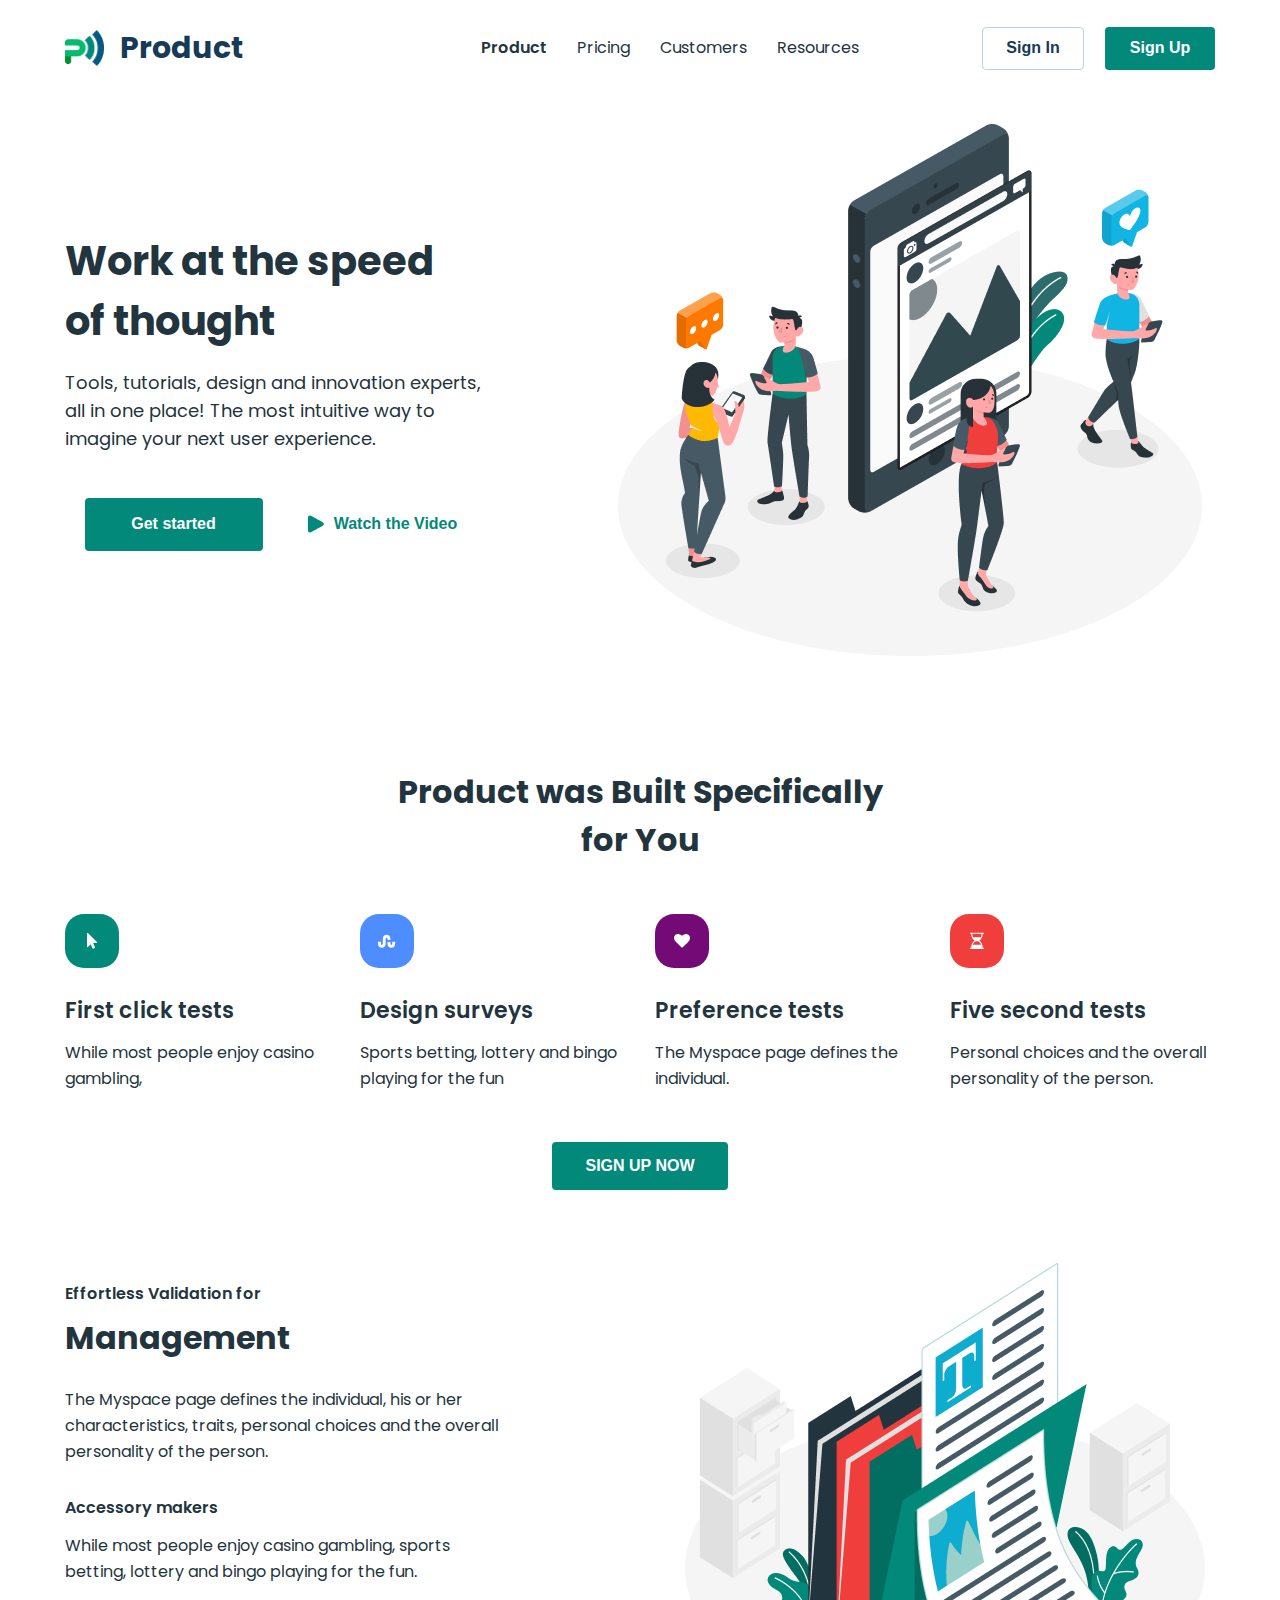
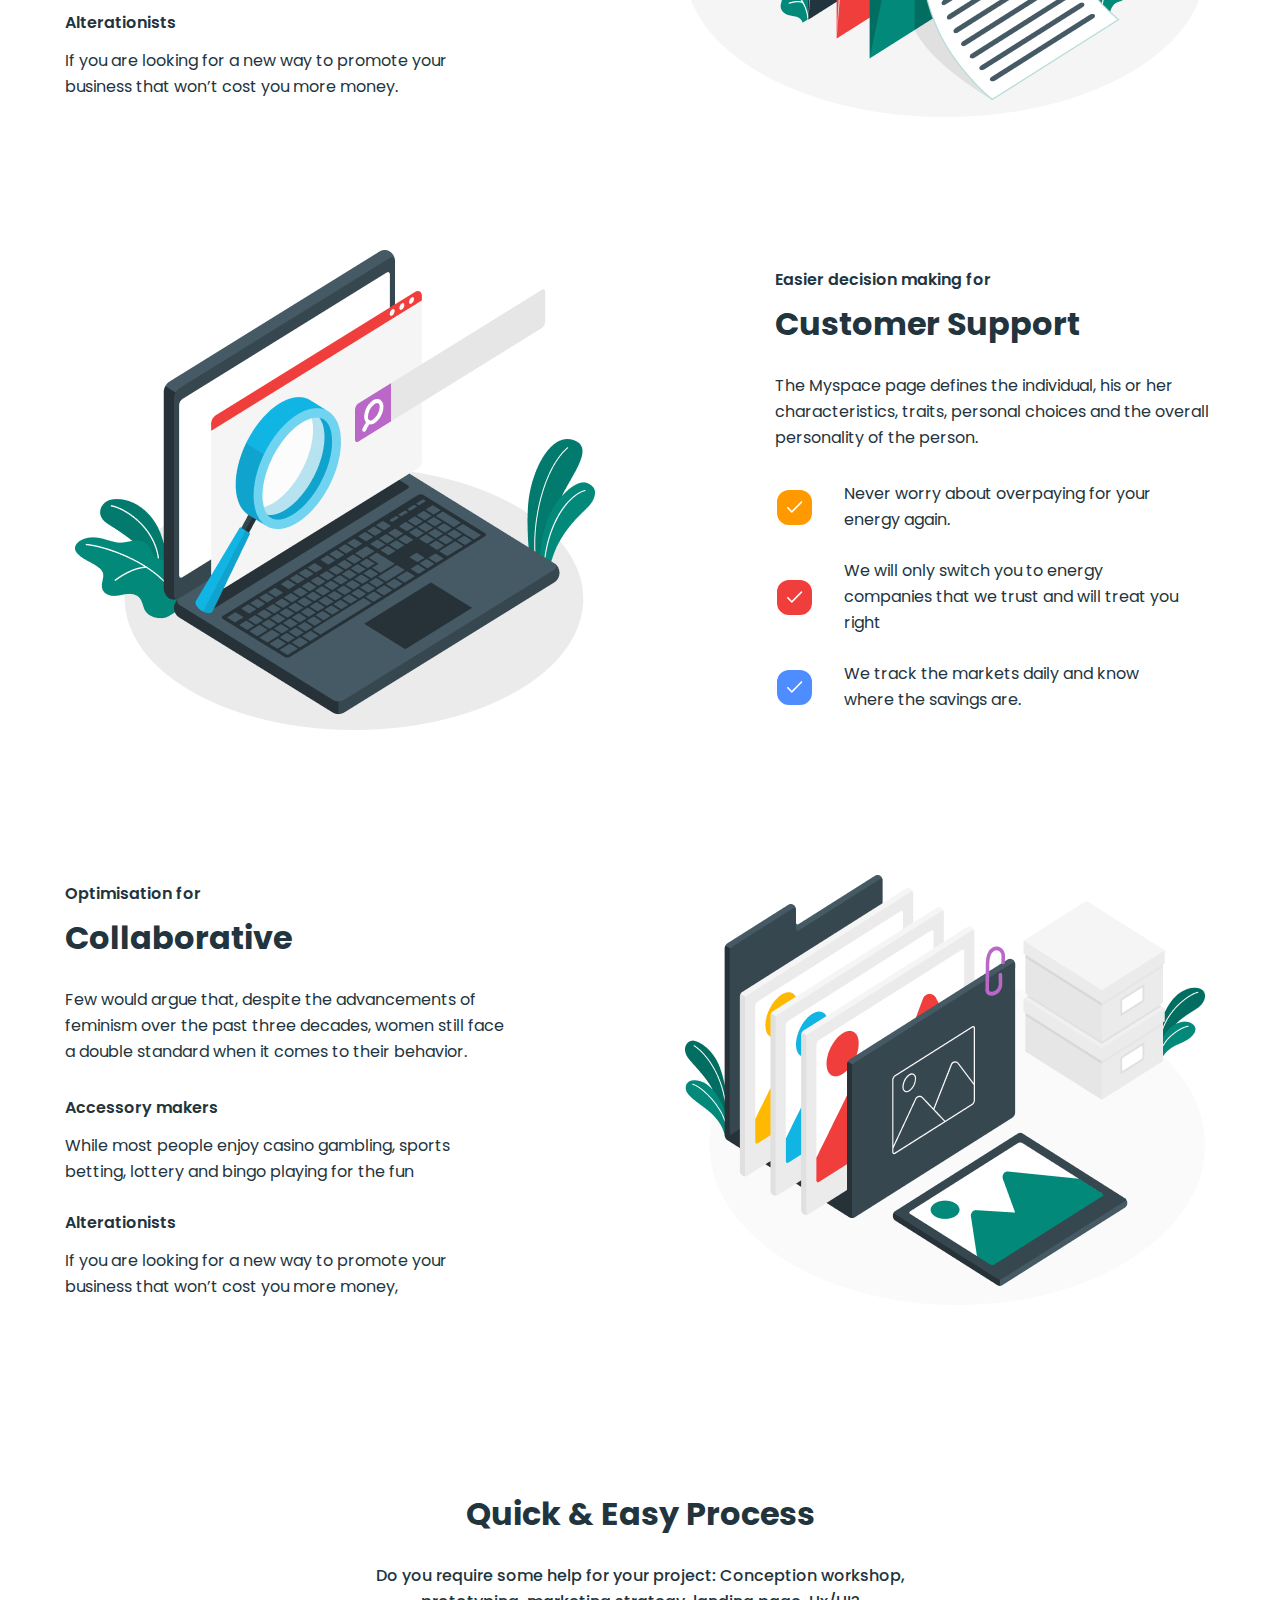
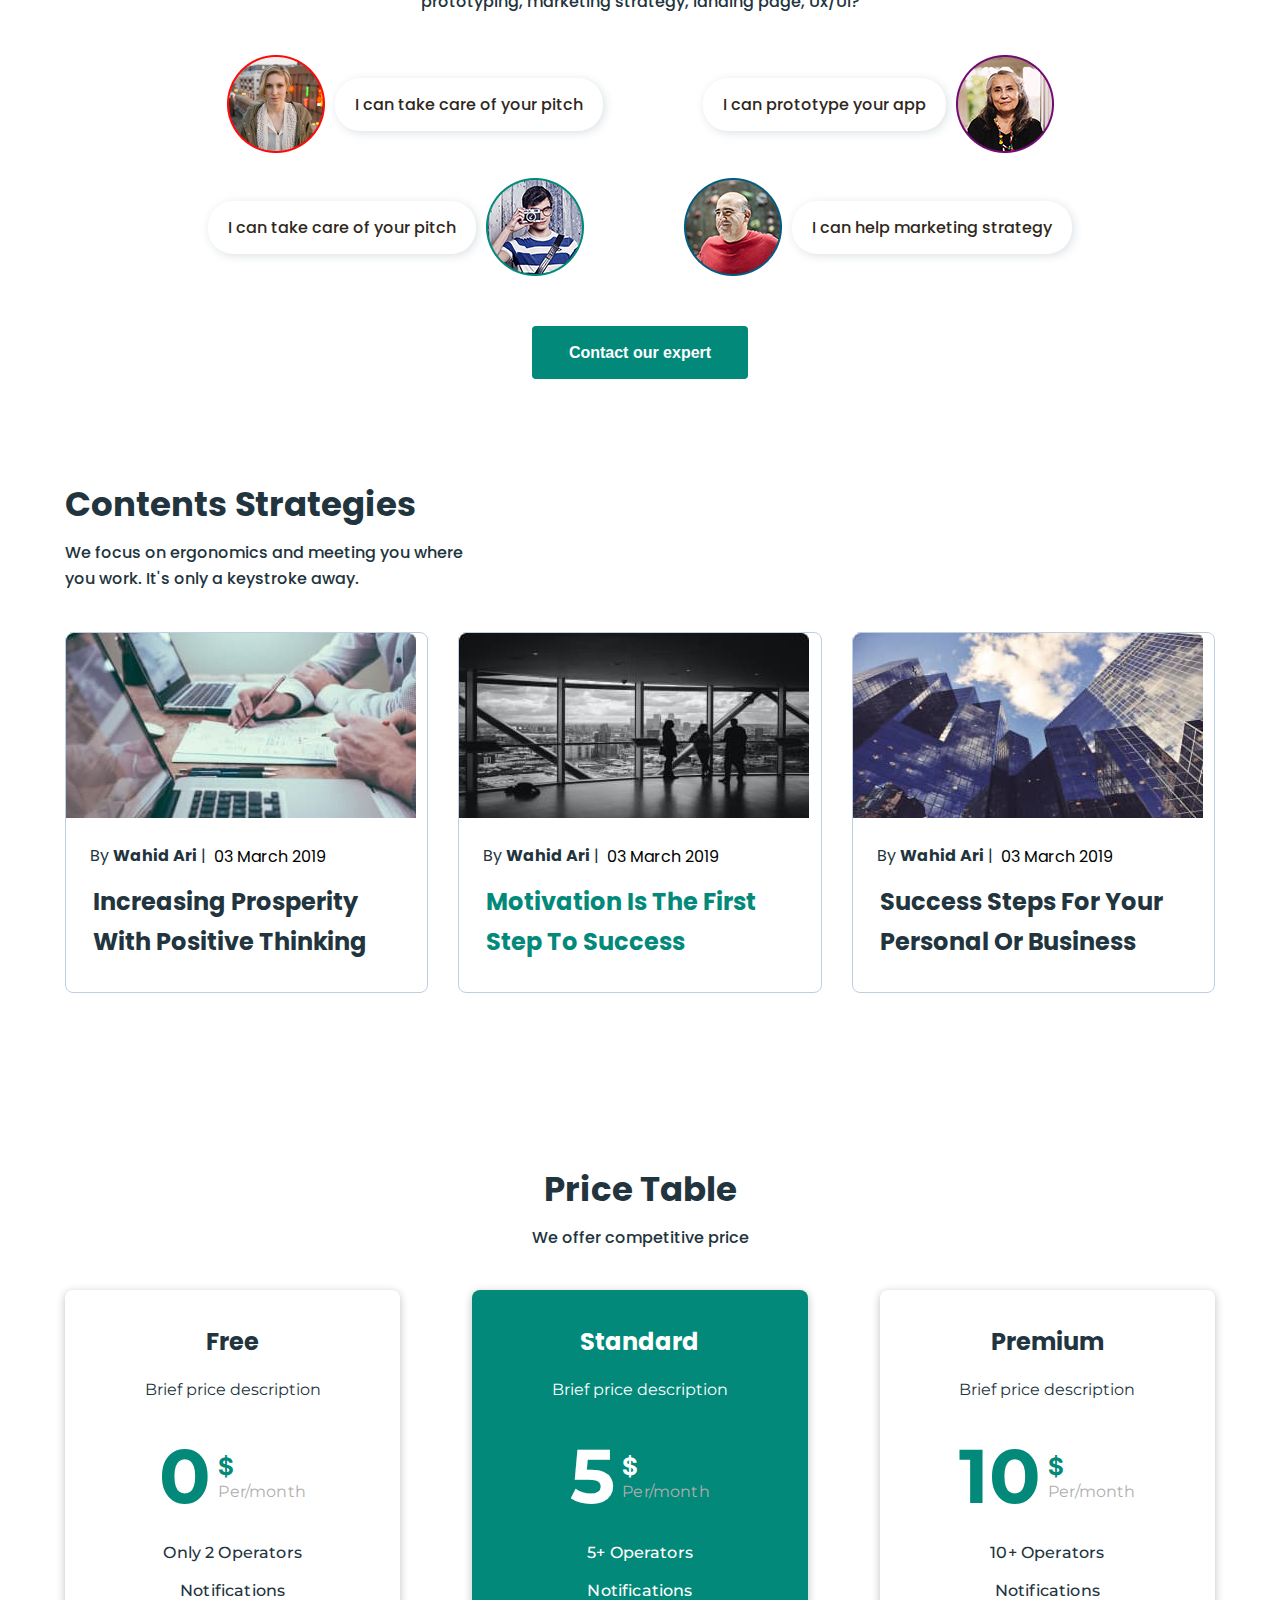
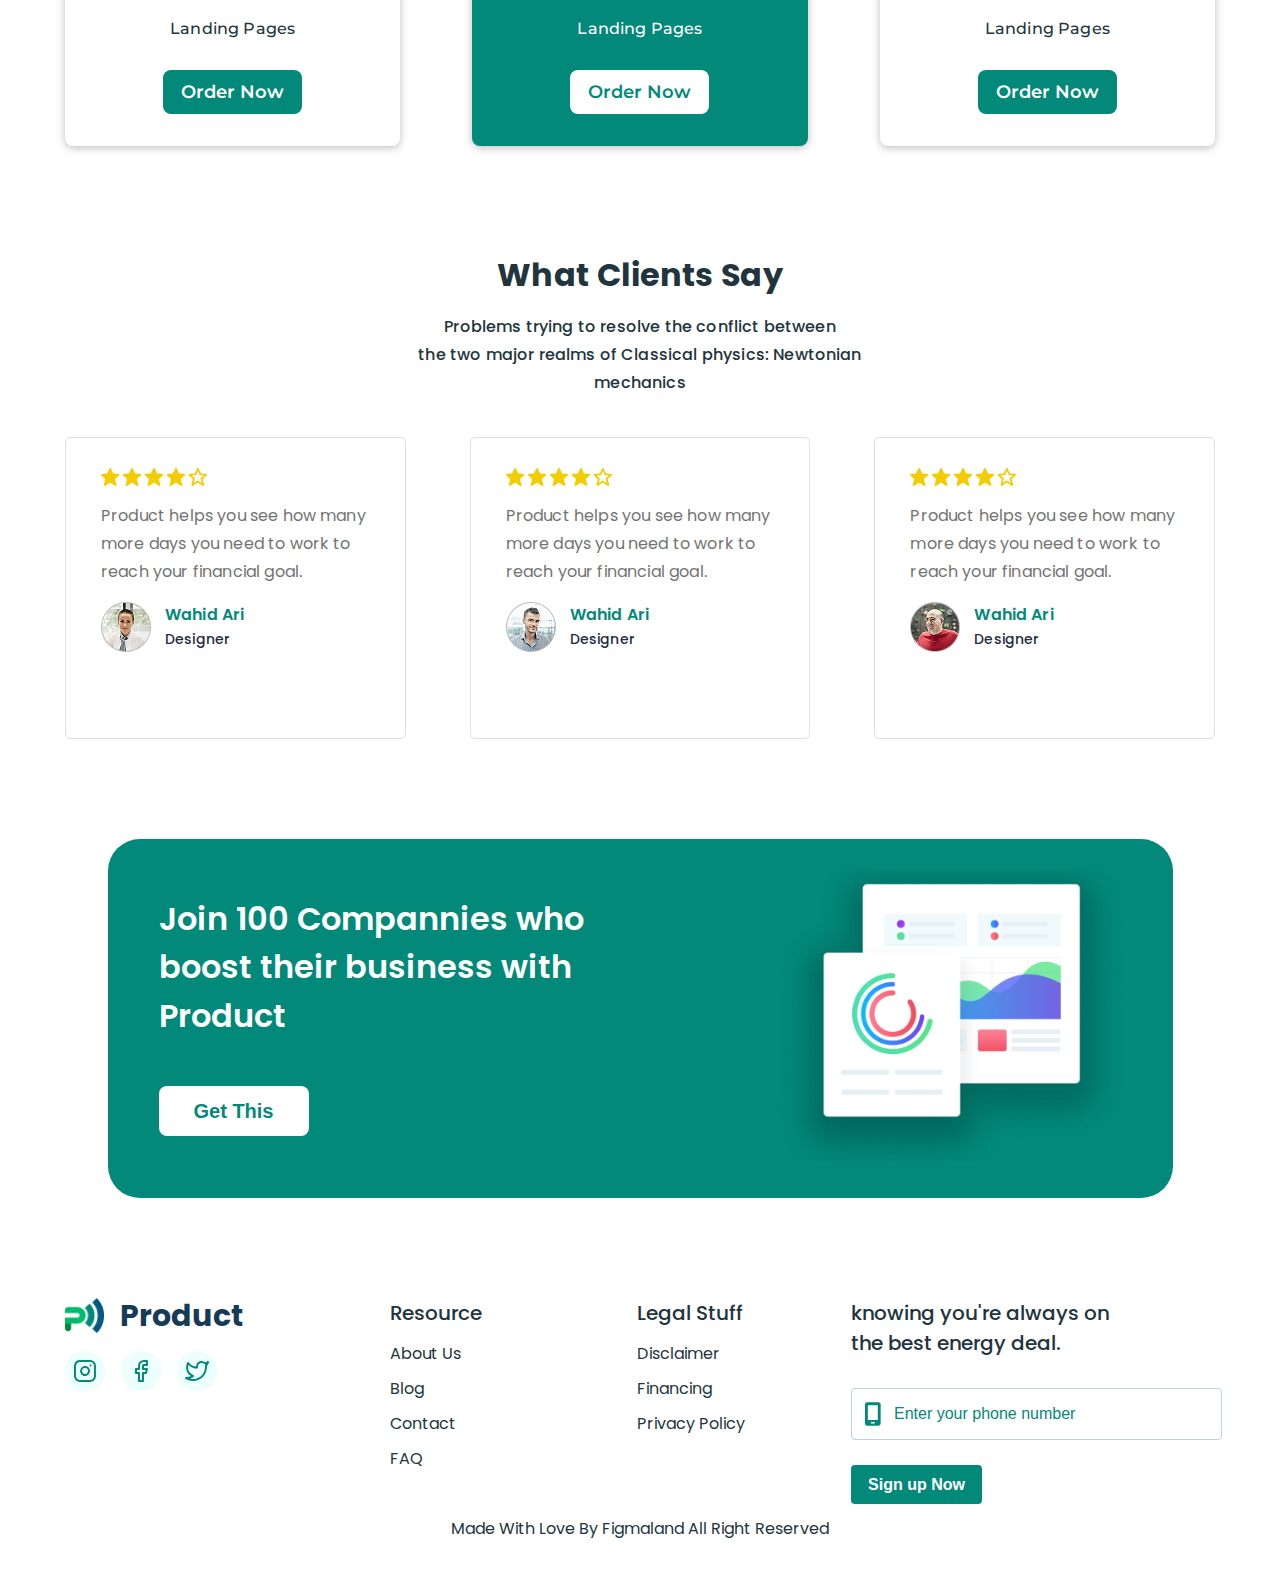
<file: index.html>
<!DOCTYPE html>
<html lang="en">
  <head>
    <meta charset="UTF-8" />
    <meta
      name="viewport"
      content="width=device-width, initial-scale=1.0"
    />
    <title>Product</title>
    <link
      rel="stylesheet"
      href="https://cdnjs.cloudflare.com/ajax/libs/modern-normalize/3.0.1/modern-normalize.min.css"
      integrity="sha512-q6WgHqiHlKyOqslT/lgBgodhd03Wp4BEqKeW6nNtlOY4quzyG3VoQKFrieaCeSnuVseNKRGpGeDU3qPmabCANg=="
      crossorigin="anonymous"
      referrerpolicy="no-referrer"
    />
    <link
      rel="preconnect"
      href="https://fonts.googleapis.com"
    />
    <link
      rel="preconnect"
      href="https://fonts.gstatic.com"
      crossorigin
    />
    <link
      href="https://fonts.googleapis.com/css2?family=Inter:wght@500;700&family=Montserrat:wght@400;500;600;700&family=Poppins:wght@400;500;600;700;800&family=Roboto:wght@400;500;700;900&display=swap"
      rel="stylesheet"
    />
    <link
      rel="stylesheet"
      href="./css/styles.css"
    />
  </head>
  <body>
    <!-- HEADER -->
    <header class="page-header">
      <div class="container header-container">
        <a
          class="logo"
          href="./index.html"
          ><img
            src="./image/main/logo.png"
            alt="Company Logo"
            width="39"
            height="36"
          />Product</a
        >
        <nav class="header-nav">
          <ul class="header-nav-list">
            <li class="header-nav-list-item">
              <a
                class="header-nav-list-link current"
                href="./index.html"
                >Product</a
              >
            </li>
            <li class="header-nav-list-item">
              <a
                class="header-nav-list-link"
                href="./pricing.html"
                >Pricing</a
              >
            </li>
            <li class="header-nav-list-item">
              <a
                class="header-nav-list-link"
                href="./customers.html"
                >Customers</a
              >
            </li>
            <li class="header-nav-list-item">
              <a
                class="header-nav-list-link"
                href=""
                >Resources</a
              >
            </li>
          </ul>
        </nav>
        <ul class="header-btn-list">
          <li class="header-btn-list-item">
            <button
              class="header-signin-btn"
              type="button"
            >
              Sign In
            </button>
          </li>
          <li class="header-btn-list-item">
            <button
              class="header-signup-btn"
              type="button"
            >
              Sign Up
            </button>
          </li>
        </ul>
      </div>
    </header>
    <main>
      <!-- INTRO SECTION -->
      <section class="intro-section">
        <div class="container intro-container">
          <div class="intro-subcontainer-one">
            <h1 class="intro-header">Work at the speed of thought</h1>
            <p class="intro-text">
              Tools, tutorials, design and innovation experts, all in one place!
              The most intuitive way to imagine your next user experience.
            </p>
            <ul class="intro-btn-list">
              <li>
                <button
                  class="intro-btn-one"
                  type="button"
                >
                  Get started
                </button>
              </li>
              <li>
                <button
                  class="intro-btn-two"
                  type="button"
                >
                  <svg
                    class="intro-btn-two-icon"
                    width="20"
                    height="18"
                  >
                    <use href="./image/main/icon.svg#icon-btn-triangle"></use>
                  </svg>
                  Watch the Video
                </button>
              </li>
            </ul>
          </div>
          <div class="intro-subcontainer-two">
            <img
              src="./image/main/intro-img.png"
              alt="People, wrapped in social network"
              width="610"
              height="555"
            />
          </div>
        </div>
      </section>
      <!-- FEATURES SECTION -->
      <section class="features-section">
        <div class="container">
          <h2 class="features-header">
            Product was Built Specifically for You
          </h2>
          <ul class="features-list">
            <li class="features-list-item">
              <div class="icon-container">
                <svg
                  class="features-list-icon"
                  width="11"
                  height="18"
                >
                  <use href="./image/main/icon.svg#icon-features-1"></use>
                </svg>
              </div>
              <h3 class="features-list-header">First click tests</h3>
              <p class="features-list-text">
                While most people enjoy casino gambling,
              </p>
            </li>
            <li class="features-list-item">
              <div class="icon-container">
                <svg
                  class="features-list-icon"
                  width="18"
                  height="18"
                >
                  <use href="./image/main/icon.svg#icon-features-2"></use>
                </svg>
              </div>
              <h3 class="features-list-header">Design surveys</h3>
              <p class="features-list-text">
                Sports betting, lottery and bingo playing for the fun
              </p>
            </li>
            <li class="features-list-item">
              <div class="icon-container">
                <svg
                  class="features-list-icon"
                  width="16"
                  height="18"
                >
                  <use href="./image/main/icon.svg#icon-features-3"></use>
                </svg>
              </div>
              <h3 class="features-list-header">Preference tests</h3>
              <p class="features-list-text">
                The Myspace page defines the individual.
              </p>
            </li>
            <li class="features-list-item">
              <div class="icon-container">
                <svg
                  class="features-list-icon"
                  width="14"
                  height="18"
                >
                  <use href="./image/main/icon.svg#icon-features-4"></use>
                </svg>
              </div>
              <h3 class="features-list-header">Five second tests</h3>
              <p class="features-list-text">
                Personal choices and the overall personality of the person.
              </p>
            </li>
          </ul>
          <button
            class="features-btn"
            type="button"
          >
            sign up now
          </button>
        </div>
      </section>
      <!-- BENEFITS SECTION -->
      <section class="benefits-section">
        <div class="container">
          <h2 class="visually-hidden">Benefits</h2>

          <ul class="benefits-list">
            <li class="benefits-list-item">
              <div class="benefits-container">
                <div class="benefits-sub-container">
                  <p class="benefits-container-main-text">
                    Effortless Validation for
                  </p>
                  <h3 class="benefits-main-header">Management</h3>
                  <p class="benefits-sub-text">
                    The Myspace page defines the individual, his or her
                    characteristics, traits, personal choices and the overall
                    personality of the person.
                  </p>
                  <ul>
                    <li>
                      <h4 class="benefits-sub-header">Accessory makers</h4>
                      <p class="benefits-sub-text-one">
                        While most people enjoy casino gambling, sports betting,
                        lottery and bingo playing for the fun.
                      </p>
                    </li>
                    <li>
                      <h4 class="benefits-sub-header">Alterationists</h4>
                      <p class="benefits-sub-text-two">
                        If you are looking for a new way to promote your
                        business that won’t cost you more money.
                      </p>
                    </li>
                  </ul>
                </div>
                <div class="benefits-image-container">
                  <img
                    src="./image/main/management-img.png"
                    alt="Documents around wardrobes"
                    width="540"
                    height="500"
                  />
                </div>
              </div>
            </li>

            <li class="benefits-list-item">
              <div class="benefits-container">
                <div class="benefits-img-container">
                  <img
                    src="./image/main/support-img.png"
                    alt="Laptom with search process"
                    width="540"
                    height="500"
                  />
                </div>

                <div class="benefits-sub-container">
                  <p class="benefits-container-main-text">
                    Easier decision making for
                  </p>
                  <h3 class="benefits-main-header">Customer Support</h3>
                  <p class="benefits-sub-text">
                    The Myspace page defines the individual, his or her
                    characteristics, traits, personal choices and the overall
                    personality of the person.
                  </p>
                  <ul class="icon-text-list">
                    <li class="icon-text-item">
                      <div class="support-icon-container">
                        <svg
                          class="support-icon"
                          width="16"
                          height="12"
                        >
                          <use href="./image/main/icon.svg#icon-tick"></use>
                        </svg>
                      </div>
                      <p class="benefits-support-text">
                        Never worry about overpaying for your energy again.
                      </p>
                    </li>
                    <li class="icon-text-item">
                      <div class="support-icon-container">
                        <svg
                          class="support-icon"
                          width="16"
                          height="12"
                        >
                          <use href="./image/main/icon.svg#icon-tick"></use>
                        </svg>
                      </div>
                      <p class="benefits-support-text">
                        We will only switch you to energy companies that we
                        trust and will treat you right
                      </p>
                    </li>
                    <li class="icon-text-item">
                      <div class="support-icon-container">
                        <svg
                          class="support-icon"
                          width="16"
                          height="12"
                        >
                          <use href="./image/main/icon.svg#icon-tick"></use>
                        </svg>
                      </div>
                      <p class="benefits-support-text">
                        We track the markets daily and know where the savings
                        are.
                      </p>
                    </li>
                  </ul>
                </div>
              </div>
            </li>
            <li class="benefits-list-item">
              <div class="benefits-container">
                <div class="benefits-sub-container">
                  <p class="benefits-container-main-text">Optimisation for</p>
                  <h3 class="benefits-main-header">Collaborative</h3>
                  <p class="benefits-sub-text">
                    Few would argue that, despite the advancements of feminism
                    over the past three decades, women still face a double
                    standard when it comes to their behavior.
                  </p>
                  <ul>
                    <li>
                      <h4 class="benefits-sub-header">Accessory makers</h4>
                      <p class="benefits-sub-text-one">
                        While most people enjoy casino gambling, sports betting,
                        lottery and bingo playing for the fun
                      </p>
                    </li>
                    <li>
                      <h4 class="benefits-sub-header">Alterationists</h4>
                      <p class="benefits-sub-text-two">
                        If you are looking for a new way to promote your
                        business that won’t cost you more money,
                      </p>
                    </li>
                  </ul>
                </div>
                <div class="benefits-image-container">
                  <img
                    src="./image/main/collaboration-img.png"
                    alt="Documents around wardrobes"
                    width="540"
                    height="500"
                  />
                </div>
              </div>
            </li>
          </ul>
        </div>
      </section>
      <!-- EXPERTS SECTION -->
      <section class="experts-section">
        <div class="experts-container">
          <h2 class="experts-header">Quick & Easy Process</h2>
          <p class="experts-text">
            Do you require some help for your project: Conception workshop,
            prototyping, marketing strategy, landing page, Ux/UI?
          </p>
          <ul class="experts-list">
            <div class="experts-sub-container">
              <li class="experts-list-item">
                <div class="experts-wrap">
                  <img
                    src="./image/main/avatar-1.png"
                    alt=""
                  />
                  <p class="experts-list-text">I can take care of your pitch</p>
                </div>
              </li>
              <li class="experts-list-item">
                <div class="experts-wrap">
                  <p class="experts-list-text">I can prototype your app</p>
                  <img
                    src="./image/main/avatar-2.png"
                    alt=""
                  />
                </div>
              </li>
            </div>
            <div class="experts-sub-container">
              <li class="experts-list-item">
                <div class="experts-wrap">
                  <p class="experts-list-text">I can take care of your pitch</p>
                  <img
                    src="./image/main/avatar-3.png"
                    alt=""
                  />
                </div>
              </li>
              <li class="experts-list-item">
                <div class="experts-wrap">
                  <img
                    src="./image/main/avatar-4.png"
                    alt=""
                  />
                  <p class="experts-list-text">I can help marketing strategy</p>
                </div>
              </li>
            </div>
          </ul>
          <button
            class="experts-btn"
            type="button"
          >
            Contact our expert
          </button>
        </div>
      </section>
      <!-- STRATEGIES SECTION -->
      <section class="strategies-section">
        <div class="container">
          <h2 class="strategies-header">Contents Strategies</h2>
          <p class="strategies-text">
            We focus on ergonomics and meeting you where you work. It's only a
            keystroke away.
          </p>
          <ul class="strategies-list">
            <li class="strategies-list-item">
              <img
                class="strategies-list-item-image"
                src="./image/main/news-1.jpg"
                alt="Document learing in office"
                width="350"
                height="185"
              />
              <div class="strategies-wrap">
                <p class="strategies-list-item-text">
                  By
                  <span class="strategies-list-item-bold-text">Wahid Ari</span>
                  |
                </p>
                <time
                  class="strategies-list-item-datetime"
                  datetime="2019-03-03"
                  >03 March 2019</time
                >
              </div>
              <h3 class="strategies-sub-header">
                Increasing Prosperity With Positive Thinking
              </h3>
            </li>
            <li class="strategies-list-item">
              <img
                class="strategies-list-item-image"
                src="./image/main/news-2.jpg"
                alt="People meeting in office hall"
                width="350"
                height="185"
              />
              <div class="strategies-wrap">
                <p class="strategies-list-item-text">
                  By
                  <span class="strategies-list-item-bold-text">Wahid Ari</span>
                  |
                </p>
                <time
                  class="strategies-list-item-datetime"
                  datetime="2019-03-03"
                  >03 March 2019</time
                >
              </div>
              <h3 class="strategies-sub-header">
                Motivation Is The First Step To Success
              </h3>
            </li>
            <li class="strategies-list-item">
              <img
                class="strategies-list-item-image"
                src="./image/main/news-3.jpg"
                alt="Office building photo from outside view"
                width="350"
                height="185"
              />
              <div class="strategies-wrap">
                <p class="strategies-list-item-text">
                  By
                  <span class="strategies-list-item-bold-text">Wahid Ari</span>
                  |
                </p>
                <time
                  class="strategies-list-item-datetime"
                  datetime="2019-03-03"
                  >03 March 2019</time
                >
              </div>
              <h3 class="strategies-sub-header">
                Success Steps For Your Personal Or Business
              </h3>
            </li>
          </ul>
        </div>
      </section>
      <!-- PRICING SECTION -->
      <section class="price-section">
        <div class="container">
          <h2 class="price-main-header">Price Table</h2>
          <p class="price-main-text">We offer competitive price</p>
          <ul class="price-main-list">
            <li class="price-main-list-item">
              <h3 class="price-main-list-header">Free</h3>
              <p class="price-main-list-text">Brief price description</p>
              <ul class="amount-list">
                <div class="amount-one">
                  <li class="amount-list-item">
                    <p class="amount-list-text-number">0</p>
                  </li>
                </div>
                <div class="amount-two">
                  <li class="amount-list-item">
                    <p class="amount-list-text-symbol">$</p>
                  </li>
                  <li class="amount-list-item">
                    <p class="amount-list-text-term">Per/month</p>
                  </li>
                </div>
              </ul>
              <ul class="price-sub-list">
                <li class="price-sub-list-item">
                  <p class="price-sub-list-text">Only 2 Operators</p>
                </li>
                <li class="price-sub-list-item">
                  <p class="price-sub-list-text">Notifications</p>
                </li>
                <li class="price-sub-list-item">
                  <p class="price-sub-list-text">Landing Pages</p>
                </li>
              </ul>
              <button
                class="price-btn"
                type="button"
              >
                Order Now
              </button>
            </li>
            <li class="price-main-list-item">
              <h3 class="price-main-list-header">Standard</h3>
              <p class="price-main-list-text">Brief price description</p>
              <ul class="amount-list">
                <div class="amount-one">
                  <li class="amount-list-item">
                    <p class="amount-list-text-number color-change">5</p>
                  </li>
                </div>
                <div class="amount-two">
                  <li class="amount-list-item">
                    <p class="amount-list-text-symbol color-change">$</p>
                  </li>
                  <li class="amount-list-item">
                    <p class="amount-list-text-term">Per/month</p>
                  </li>
                </div>
              </ul>
              <ul class="price-sub-list">
                <li class="price-sub-list-item">
                  <p class="price-sub-list-text">5+ Operators</p>
                </li>
                <li class="price-sub-list-item">
                  <p class="price-sub-list-text">Notifications</p>
                </li>
                <li class="price-sub-list-item">
                  <p class="price-sub-list-text">Landing Pages</p>
                </li>
              </ul>
              <button
                class="price-btn"
                type="button"
              >
                Order Now
              </button>
            </li>
            <li class="price-main-list-item">
              <h3 class="price-main-list-header">Premium</h3>
              <p class="price-main-list-text">Brief price description</p>
              <ul class="amount-list">
                <div class="amount-one">
                  <li class="amount-list-item">
                    <p class="amount-list-text-number">10</p>
                  </li>
                </div>
                <div class="amount-two">
                  <li class="amount-list-item">
                    <p class="amount-list-text-symbol">$</p>
                  </li>
                  <li class="amount-list-item">
                    <p class="amount-list-text-term">Per/month</p>
                  </li>
                </div>
              </ul>
              <ul class="price-sub-list">
                <li class="price-sub-list-item">
                  <p class="price-sub-list-text">10+ Operators</p>
                </li>
                <li class="price-sub-list-item">
                  <p class="price-sub-list-text">Notifications</p>
                </li>
                <li class="price-sub-list-item">
                  <p class="price-sub-list-text">Landing Pages</p>
                </li>
              </ul>
              <button
                class="price-btn"
                type="button"
              >
                Order Now
              </button>
            </li>
          </ul>
        </div>
      </section>
      <!-- COMMENTS SECTION -->
      <section class="comments-section">
        <div class="container">
          <h2 class="comments-main-header">What Clients Say</h2>
          <p class="comments-main-text">
            Problems trying to resolve the conflict between<br />the two major
            realms of Classical physics: Newtonian mechanics
          </p>
          <ul class="comments-list">
            <li class="comments-list-item">
              <img
                class="comments-list-rating-img"
                src="./image/main/star-group.png"
                alt="Rating with 4 starts"
                width="106"
                height="18"
              />
              <p class="comments-list-text">
                Product helps you see how many more days you need to work to
                reach your financial goal.
              </p>
              <div class="comments-list-main-wrap">
                <img
                  class="comments-list-avatar-img"
                  src="./image/main/ellipse-1.png"
                  alt="Designer avatar"
                  width="50"
                  height="50"
                />
                <div class="comments-list-sub-wrap">
                  <p class="comments-list-person-name">Wahid Ari</p>
                  <p class="comments-list-person-rank">Designer</p>
                </div>
              </div>
            </li>
            <li class="comments-list-item">
              <img
                class="comments-list-rating-img"
                src="./image/main/star-group.png"
                alt="Rating with 4 starts"
                width="106"
                height="18"
              />
              <p class="comments-list-text">
                Product helps you see how many more days you need to work to
                reach your financial goal.
              </p>
              <div class="comments-list-main-wrap">
                <img
                  class="comments-list-avatar-img"
                  src="./image/main/ellipse-2.png"
                  alt="Designer avatar"
                  width="50"
                  height="50"
                />
                <div class="comments-list-sub-wrap">
                  <p class="comments-list-person-name">Wahid Ari</p>
                  <p class="comments-list-person-rank">Designer</p>
                </div>
              </div>
            </li>
            <li class="comments-list-item">
              <img
                class="comments-list-rating-img"
                src="./image/main/star-group.png"
                alt="Rating with 4 starts"
                width="106"
                height="18"
              />
              <p class="comments-list-text">
                Product helps you see how many more days you need to work to
                reach your financial goal.
              </p>
              <div class="comments-list-main-wrap">
                <img
                  class="comments-list-avatar-img"
                  src="./image/main/ellipse-3.png"
                  alt="Designer avatar"
                  width="50"
                  height="50"
                />
                <div class="comments-list-sub-wrap">
                  <p class="comments-list-person-name">Wahid Ari</p>
                  <p class="comments-list-person-rank">Designer</p>
                </div>
              </div>
            </li>
          </ul>
        </div>
      </section>
    </main>
    <!-- FOOTER -->
    <footer class="page-footer">
      <div class="footer-container">
        <div class="footer-sub-container">
          <h2 class="footer-container-header">
            Join 100 Compannies who boost their business with Product
          </h2>
          <button
            class="footer-container-btn"
            type="button"
          >
            Get This
          </button>
        </div>
        <img
          class="footer-container-img"
          src="./image/main/screen.png"
          alt="Documnets with data analisys"
          width="351"
          height="351"
        />
      </div>
      <div class="container footer-bottom-container">
        <div class="footer-bottom-part-one">
          <a
            class="logo footer-logo"
            href="./index.html"
            ><img
              src="./image/main/logo.png"
              alt="Company Logo"
              width="39"
              height="36"
            />Product</a
          >
          <ul class="footer-soc-list">
            <li class="footer-soc-list-item">
              <a
                class="footer-soc-list-link"
                target="_blank"
                href="https://www.instagram.com"
              >
                <svg
                  class="footer-soc-icon"
                  width="24"
                  height="24"
                >
                  <use href="./image/main/icon.svg#icon-instagram"></use>
                </svg>
              </a>
            </li>
            <li class="footer-soc-list-item">
              <a
                class="footer-soc-list-link"
                target="_blank"
                href="https://www.facebook.com"
              >
                <svg
                  class="footer-soc-icon"
                  width="24"
                  height="24"
                >
                  <use href="./image/main/icon.svg#icon-facebook"></use>
                </svg>
              </a>
            </li>
            <li class="footer-soc-list-item">
              <a
                class="footer-soc-list-link"
                target="_blank"
                href="https://twitter.com"
              >
                <svg
                  class="footer-soc-icon"
                  width="24"
                  height="24"
                >
                  <use href="./image/main/icon.svg#icon-twitter"></use>
                </svg>
              </a>
            </li>
          </ul>
        </div>
        <div class="footer-bottom-part-two">
          <h2 class="footer-bottom-part-two-header">Resource</h2>
          <ul class="footer-bootom-part-two-list">
            <li class="footer-bootom-part-two-item">
              <a
                class="footer-bootom-part-two-link"
                href=""
                >About Us</a
              >
            </li>
            <li class="footer-bootom-part-two-item">
              <a
                class="footer-bootom-part-two-link"
                href=""
                >Blog</a
              >
            </li>
            <li class="footer-bootom-part-two-item">
              <a
                class="footer-bootom-part-two-link"
                href=""
                >Contact</a
              >
            </li>
            <li class="footer-bootom-part-two-item">
              <a
                class="footer-bootom-part-two-link"
                href=""
                >FAQ</a
              >
            </li>
          </ul>
        </div>
        <div class="footer-bottom-part-three">
          <h2 class="footer-bottom-part-three-header">Legal Stuff</h2>
          <ul class="footer-bottom-part-three-list">
            <li class="footer-bottom-part-three-item">
              <a
                class="footer-bottom-part-three-link"
                href=""
                >Disclaimer</a
              >
            </li>
            <li class="footer-bottom-part-three-item">
              <a
                class="footer-bottom-part-three-link"
                href=""
                >Financing</a
              >
            </li>
            <li class="footer-bottom-part-three-item">
              <a
                class="footer-bottom-part-three-link"
                href=""
                >Privacy Policy</a
              >
            </li>
          </ul>
        </div>
        <div class="footer-bottom-part-four">
          <p class="footer-bottom-part-four-text">
            knowing you're always on the best energy deal.
          </p>
          <form class="footer-form">
            <label class="footer-form-label">
              <svg
                class="footer-form-icon"
                width="18"
                height="28"
              >
                <use href="./image/main/icon.svg#icon-mobile-screen"></use>
              </svg>
              <input
                class="footer-form-input"
                type="tel"
                name="user_tel"
                placeholder="Enter your phone number"
              />
            </label>
            <button
              class="footer-form-btn"
              type="submit"
            >
              Sign up Now
            </button>
          </form>
        </div>
      </div>
      <p class="footer-bottom-text">
        Made With Love By Figmaland All Right Reserved
      </p>
    </footer>
  </body>
  <!-- <div class="backdrop">
    <div class="modal"></div>
  </div> -->
</html>
</file>
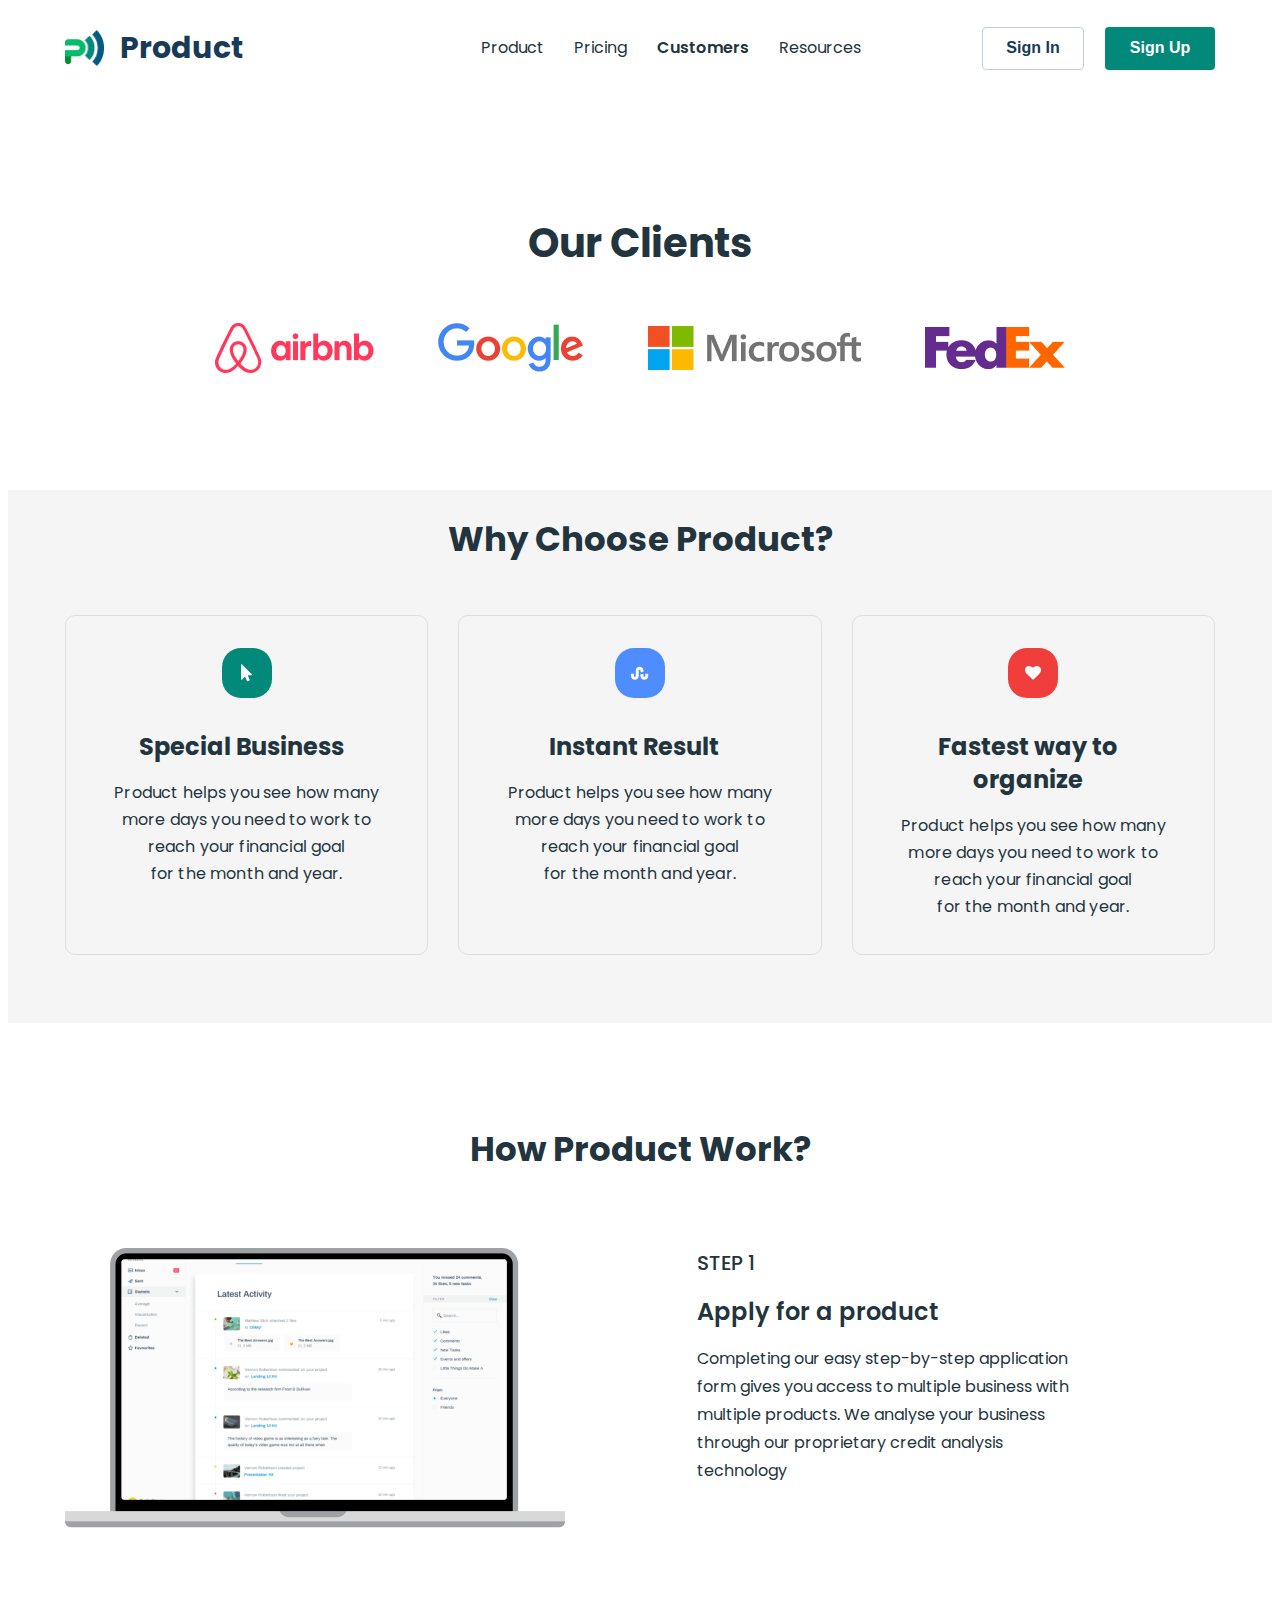
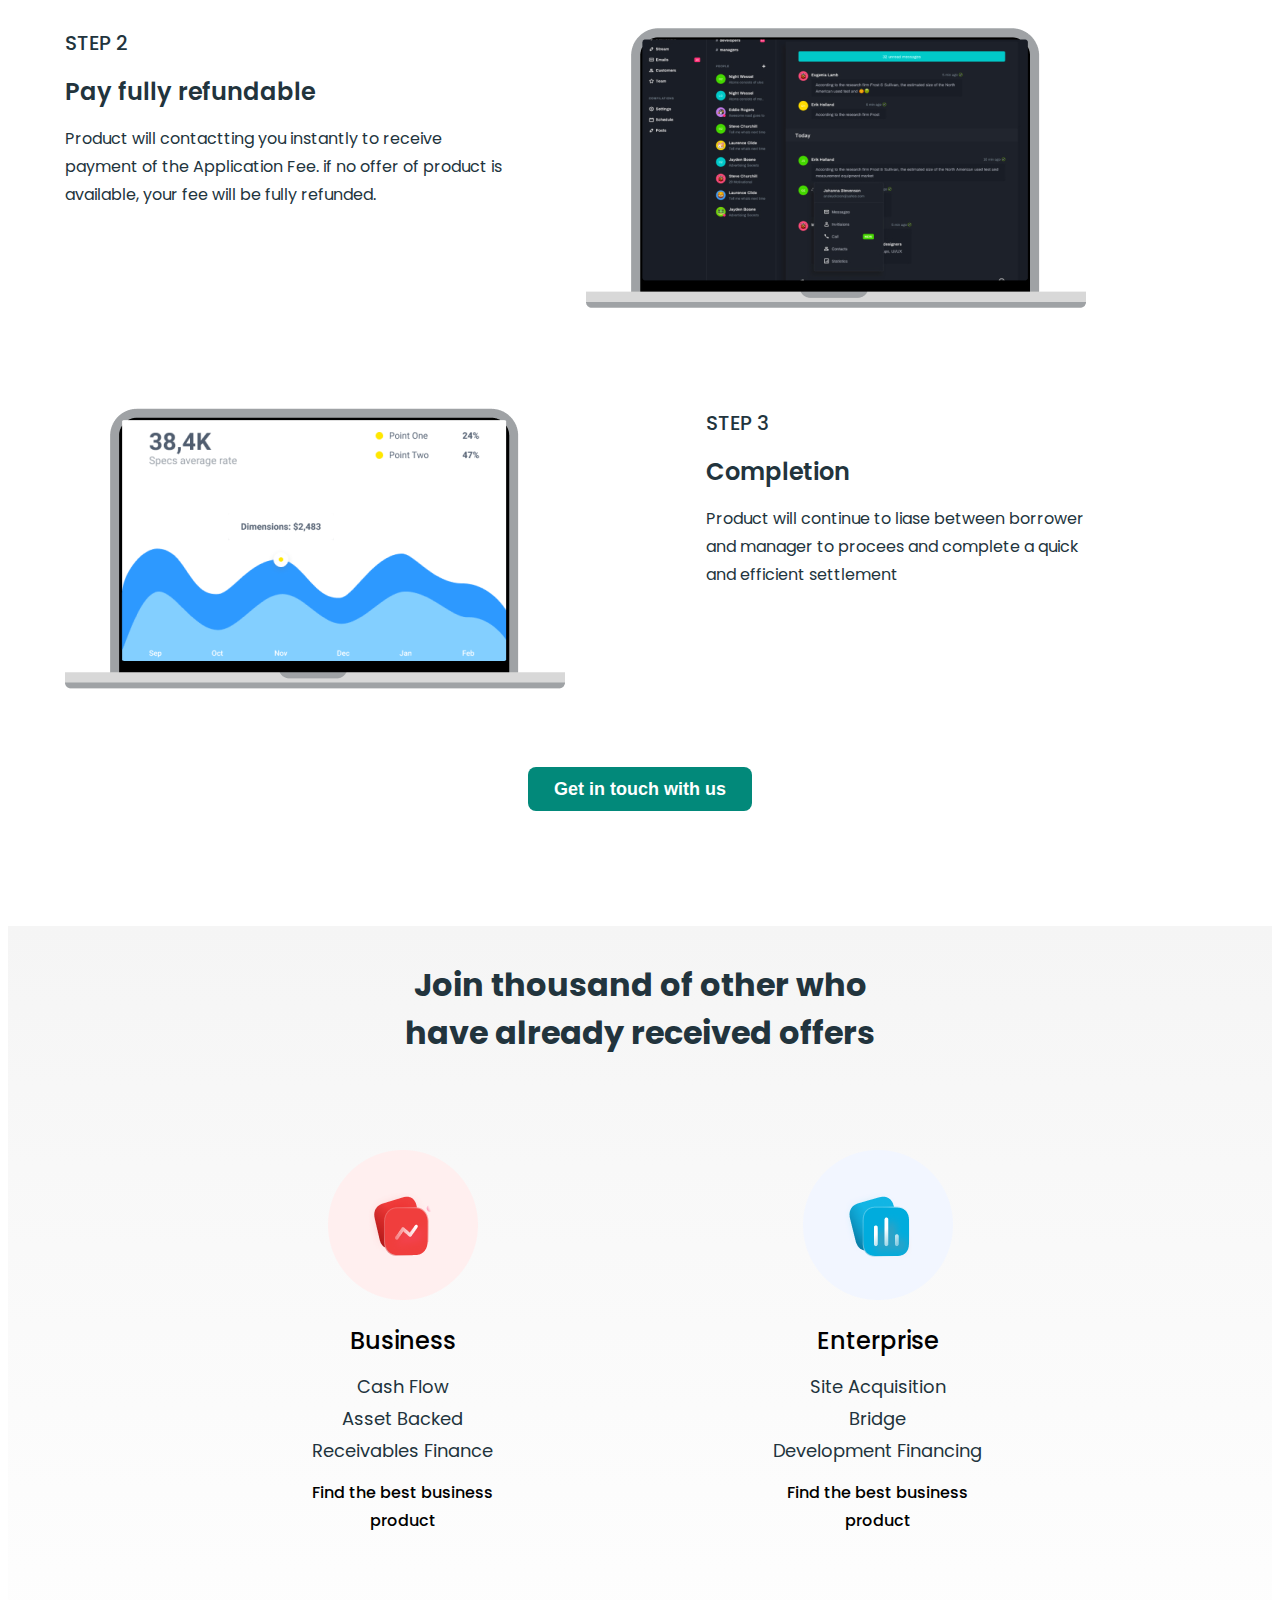
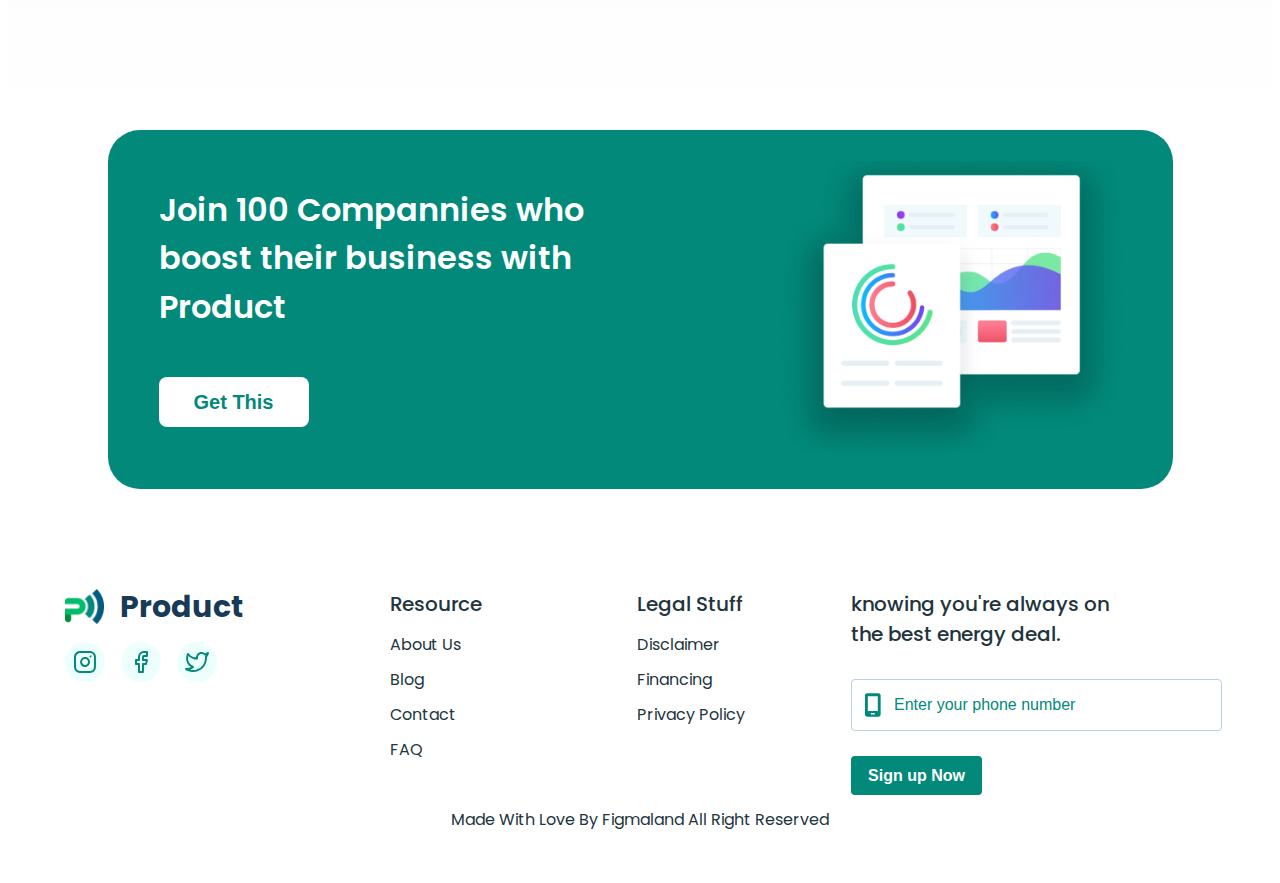
<file: customers.html>
<!DOCTYPE html>
<html lang="en">
  <head>
    <meta charset="UTF-8" />
    <meta
      name="viewport"
      content="width=device-width, initial-scale=1.0"
    />
    <title>Customers</title>
    <link
      rel="stylesheet"
      href="https://cdnjs.cloudflare.com/ajax/libs/modern-normalize/3.0.1/modern-normalize.min.css"
      integrity="sha512-q6WgHqiHlKyOqslT/lgBgodhd03Wp4BEqKeW6nNtlOY4quzyG3VoQKFrieaCeSnuVseNKRGpGeDU3qPmabCANg=="
      crossorigin="anonymous"
      referrerpolicy="no-referrer"
    />
    <link
      rel="preconnect"
      href="https://fonts.googleapis.com"
    />
    <link
      rel="preconnect"
      href="https://fonts.gstatic.com"
      crossorigin
    />
    <link
      href="https://fonts.googleapis.com/css2?family=Inter:opsz,wght@500;700&family=Montserrat:wght@400;500;600;700&family=Poppins:wght@400;500;600;700;800&family=Roboto:wght@400;500;700;900&display=swap"
      rel="stylesheet"
    />
    <link
      rel="stylesheet"
      href="./css/styles.css"
    />
  </head>
  <body>
    <!-- HEADER -->
    <header class="page-header">
      <div class="container header-container">
        <a
          class="logo"
          href="./index.html"
          ><img
            src="./image/main/logo.png"
            alt="Company Logo"
            width="39"
            height="36"
          />Product</a
        >
        <nav class="header-nav">
          <ul class="header-nav-list">
            <li class="header-nav-list-item">
              <a
                class="header-nav-list-link"
                href="./index.html"
                >Product</a
              >
            </li>
            <li class="header-nav-list-item">
              <a
                class="header-nav-list-link"
                href="./pricing.html"
                >Pricing</a
              >
            </li>
            <li class="header-nav-list-item">
              <a
                class="header-nav-list-link current"
                href="./customers.html"
                >Customers</a
              >
            </li>
            <li class="header-nav-list-item">
              <a
                class="header-nav-list-link"
                href=""
                >Resources</a
              >
            </li>
          </ul>
        </nav>
        <ul class="header-btn-list">
          <li class="header-btn-list-item">
            <button
              class="header-signin-btn"
              type="button"
            >
              Sign In
            </button>
          </li>
          <li class="header-btn-list-item">
            <button
              class="header-signup-btn"
              type="button"
            >
              Sign Up
            </button>
          </li>
        </ul>
      </div>
    </header>
    <main>
      <!-- CLIENTS SECTION -->
      <section class="clients-section">
        <div class="container clients-container">
          <h1 class="clients-header">Our Clients</h1>
          <ul class="clients-list">
            <li class="clients-list-item">
              <img
                class="clients-list-img"
                src="./image/customer/airbnb-logo.png"
                alt="airbnb Logo"
                width="159"
                height="50"
              />
            </li>
            <li class="clients-list-item">
              <img
                class="clients-list-img"
                src="./image/customer/google-logo.png"
                alt="Google Logo"
                width="146"
                height="50"
              />
            </li>
            <li class="clients-list-item">
              <img
                class="clients-list-img"
                src="./image/customer/microsoft-logo.png"
                alt="Microsoft Logo"
                width="213"
                height="44"
              />
            </li>
            <li class="clients-list-item">
              <img
                class="clients-list-img"
                src="./image/customer/fedex-logo.png"
                alt="FedEx Logo"
                width="140"
                height="42"
              />
            </li>
          </ul>
        </div>
      </section>
      <!-- CHOOSE SECTION -->
      <section class="choose-section">
        <div class="container">
          <h2 class="choose-header">Why Choose Product?</h2>
          <ul class="choose-list">
            <li class="choose-list-item">
              <div class="choose-list-icon-wrap">
                <svg
                  class="choose-list-icon"
                  width="12"
                  height="18"
                >
                  <use
                    href="./image/customer/customer-icon.svg#icon-choose-1"
                  ></use>
                </svg>
              </div>
              <h3 class="choose-list-header">Special Business</h3>
              <p class="choose-list-text">
                Product helps you see how many more days you need to work to<br />reach
                your financial goal<br />for the month and year.
              </p>
            </li>
            <li class="choose-list-item">
              <div class="choose-list-icon-wrap">
                <svg
                  class="choose-list-icon"
                  width="18"
                  height="18"
                >
                  <use
                    href="./image/customer/customer-icon.svg#icon-choose-2"
                  ></use>
                </svg>
              </div>
              <h3 class="choose-list-header">Instant Result</h3>
              <p class="choose-list-text">
                Product helps you see how many more days you need to work to<br />reach
                your financial goal<br />for the month and year.
              </p>
            </li>
            <li class="choose-list-item">
              <div class="choose-list-icon-wrap">
                <svg
                  class="choose-list-icon"
                  width="16"
                  height="18"
                >
                  <use
                    href="./image/customer/customer-icon.svg#icon-choose-3"
                  ></use>
                </svg>
              </div>
              <h3 class="choose-list-header">Fastest way to organize</h3>
              <p class="choose-list-text">
                Product helps you see how many more days you need to work to<br />reach
                your financial goal<br />for the month and year.
              </p>
            </li>
          </ul>
        </div>
      </section>
      <!-- EXPLANATION SECTION -->
      <section class="explanation-section">
        <div class="container">
          <h2 class="explanation-header">How Product Work?</h2>
          <ol class="explanation-list">
            <li class="explanation-list-item">
              <div class="explanation-list-img-wrap">
                <img
                  class="explanation-list-img"
                  src="./image/customer/mac-1.png"
                  alt="Activity monitored on MacBook screen"
                  width="500"
                  height="279"
                />
              </div>
              <div class="explanation-list-item-wrap">
                <p class="explanation-list-upper-text">step 1</p>
                <h3 class="explanation-list-header">Apply for a product</h3>
                <p class="explanation-list-text">
                  Completing our easy step-by-step application form gives you
                  access to multiple business with multiple products. We analyse
                  your business through our proprietary credit analysis
                  technology
                </p>
              </div>
            </li>
            <li class="explanation-list-item">
              <div class="explanation-list-item-wrap">
                <p class="explanation-list-upper-text">step 2</p>
                <h3 class="explanation-list-header">Pay fully refundable</h3>
                <p class="explanation-list-text">
                  Product will contactting you instantly to receive<br />payment
                  of the Application Fee. if no offer of product is available,
                  your fee will be fully refunded.
                </p>
              </div>
              <img
                class="explanation-list-img"
                src="./image/customer/mac-2.png"
                alt="Plans monitored on MacBook screen"
                width="500"
                height="279"
              />
            </li>
            <li class="explanation-list-item">
              <img
                class="explanation-list-img"
                src="./image/customer/mac-3.png"
                alt="Summary results monitored on MacBook screen"
                width="500"
                height="279"
              />
              <div class="explanation-list-item-wrap">
                <p class="explanation-list-upper-text">step 3</p>
                <h3 class="explanation-list-header">Completion</h3>
                <p class="explanation-list-text">
                  Product will continue to liase between borrower and manager to
                  procees and complete a quick and efficient settlement
                </p>
              </div>
            </li>
          </ol>
          <button
            class="explanation-btn"
            type="button"
          >
            Get in touch with us
          </button>
        </div>
      </section>
      <!-- INVITATION SECTION -->
      <section class="invitation-section">
        <div class="container invitation-container">
          <h2 class="visually-hidden">Join our company</h2>
          <p class="invitation-text">
            Join thousand of other who have already received offers
          </p>
          <ul class="invitation-list">
            <li class="invitation-list-item">
              <img
                class="invitation-list-img"
                src="./image/customer/placeholder-1.png"
                alt="Red diagram"
                width="150"
                height="150"
              />
              <h3 class="invitation-list-header">Business</h3>
              <ul class="invitation-sub-list">
                <li class="invitation-sub-list-item">
                  <p class="invitation-sub-list-text">Cash Flow</p>
                </li>
                <li class="invitation-sub-list-item">
                  <p class="invitation-sub-list-text">Asset Backed</p>
                </li>
                <li class="invitation-sub-list-item">
                  <p class="invitation-sub-list-text">Receivables Finance</p>
                </li>
              </ul>
              <p class="invitation-list-text">Find the best business product</p>
            </li>
            <li class="invitation-list-item">
              <img
                class="invitation-list-img"
                src="./image/customer/placeholder-2.png"
                alt="Blue diagram"
                width="150"
                height="150"
              />
              <h3 class="invitation-list-header">Enterprise</h3>
              <ul class="invitation-sub-list">
                <li class="invitation-sub-list-item">
                  <p class="invitation-sub-list-text">Site Acquisition</p>
                </li>
                <li class="invitation-sub-list-item">
                  <p class="invitation-sub-list-text">Bridge</p>
                </li>
                <li class="invitation-sub-list-item">
                  <p class="invitation-sub-list-text">Development Financing</p>
                </li>
              </ul>
              <p class="invitation-list-text">Find the best business product</p>
            </li>
          </ul>
        </div>
      </section>
    </main>
    <!-- FOOTER -->
    <footer class="page-footer customer-footer">
      <div class="footer-container">
        <div class="footer-sub-container">
          <h2 class="footer-container-header">
            Join 100 Compannies who boost their business with Product
          </h2>
          <button
            class="footer-container-btn"
            type="button"
          >
            Get This
          </button>
        </div>
        <img
          class="footer-container-img"
          src="./image/main/screen.png"
          alt="Documnets with data analisys"
          width="351"
          height="351"
        />
      </div>
      <div class="container footer-bottom-container">
        <div class="footer-bottom-part-one">
          <a
            class="logo footer-logo"
            href="./index.html"
            ><img
              src="./image/main/logo.png"
              alt="Company Logo"
              width="39"
              height="36"
            />Product</a
          >
          <ul class="footer-soc-list">
            <li class="footer-soc-list-item">
              <a
                class="footer-soc-list-link"
                target="_blank"
                href="https://www.instagram.com"
              >
                <svg
                  class="footer-soc-icon"
                  width="24"
                  height="24"
                >
                  <use href="./image/main/icon.svg#icon-instagram"></use>
                </svg>
              </a>
            </li>
            <li class="footer-soc-list-item">
              <a
                class="footer-soc-list-link"
                target="_blank"
                href="https://www.facebook.com"
              >
                <svg
                  class="footer-soc-icon"
                  width="24"
                  height="24"
                >
                  <use href="./image/main/icon.svg#icon-facebook"></use>
                </svg>
              </a>
            </li>
            <li class="footer-soc-list-item">
              <a
                class="footer-soc-list-link"
                target="_blank"
                href="https://twitter.com"
              >
                <svg
                  class="footer-soc-icon"
                  width="24"
                  height="24"
                >
                  <use href="./image/main/icon.svg#icon-twitter"></use>
                </svg>
              </a>
            </li>
          </ul>
        </div>
        <div class="footer-bottom-part-two">
          <h2 class="footer-bottom-part-two-header">Resource</h2>
          <ul class="footer-bootom-part-two-list">
            <li class="footer-bootom-part-two-item">
              <a
                class="footer-bootom-part-two-link"
                href=""
                >About Us</a
              >
            </li>
            <li class="footer-bootom-part-two-item">
              <a
                class="footer-bootom-part-two-link"
                href=""
                >Blog</a
              >
            </li>
            <li class="footer-bootom-part-two-item">
              <a
                class="footer-bootom-part-two-link"
                href=""
                >Contact</a
              >
            </li>
            <li class="footer-bootom-part-two-item">
              <a
                class="footer-bootom-part-two-link"
                href=""
                >FAQ</a
              >
            </li>
          </ul>
        </div>
        <div class="footer-bottom-part-three">
          <h2 class="footer-bottom-part-three-header">Legal Stuff</h2>
          <ul class="footer-bottom-part-three-list">
            <li class="footer-bottom-part-three-item">
              <a
                class="footer-bottom-part-three-link"
                href=""
                >Disclaimer</a
              >
            </li>
            <li class="footer-bottom-part-three-item">
              <a
                class="footer-bottom-part-three-link"
                href=""
                >Financing</a
              >
            </li>
            <li class="footer-bottom-part-three-item">
              <a
                class="footer-bottom-part-three-link"
                href=""
                >Privacy Policy</a
              >
            </li>
          </ul>
        </div>
        <div class="footer-bottom-part-four">
          <p class="footer-bottom-part-four-text">
            knowing you're always on the best energy deal.
          </p>
          <form class="footer-form">
            <label class="footer-form-label">
              <svg
                class="footer-form-icon"
                width="18"
                height="28"
              >
                <use href="./image/main/icon.svg#icon-mobile-screen"></use>
              </svg>
              <input
                class="footer-form-input"
                type="tel"
                name="user_tel"
                placeholder="Enter your phone number"
              />
            </label>
            <button
              class="footer-form-btn"
              type="submit"
            >
              Sign up Now
            </button>
          </form>
        </div>
      </div>
      <p class="footer-bottom-text">
        Made With Love By Figmaland All Right Reserved
      </p>
    </footer>
  </body>
</html>
</file>
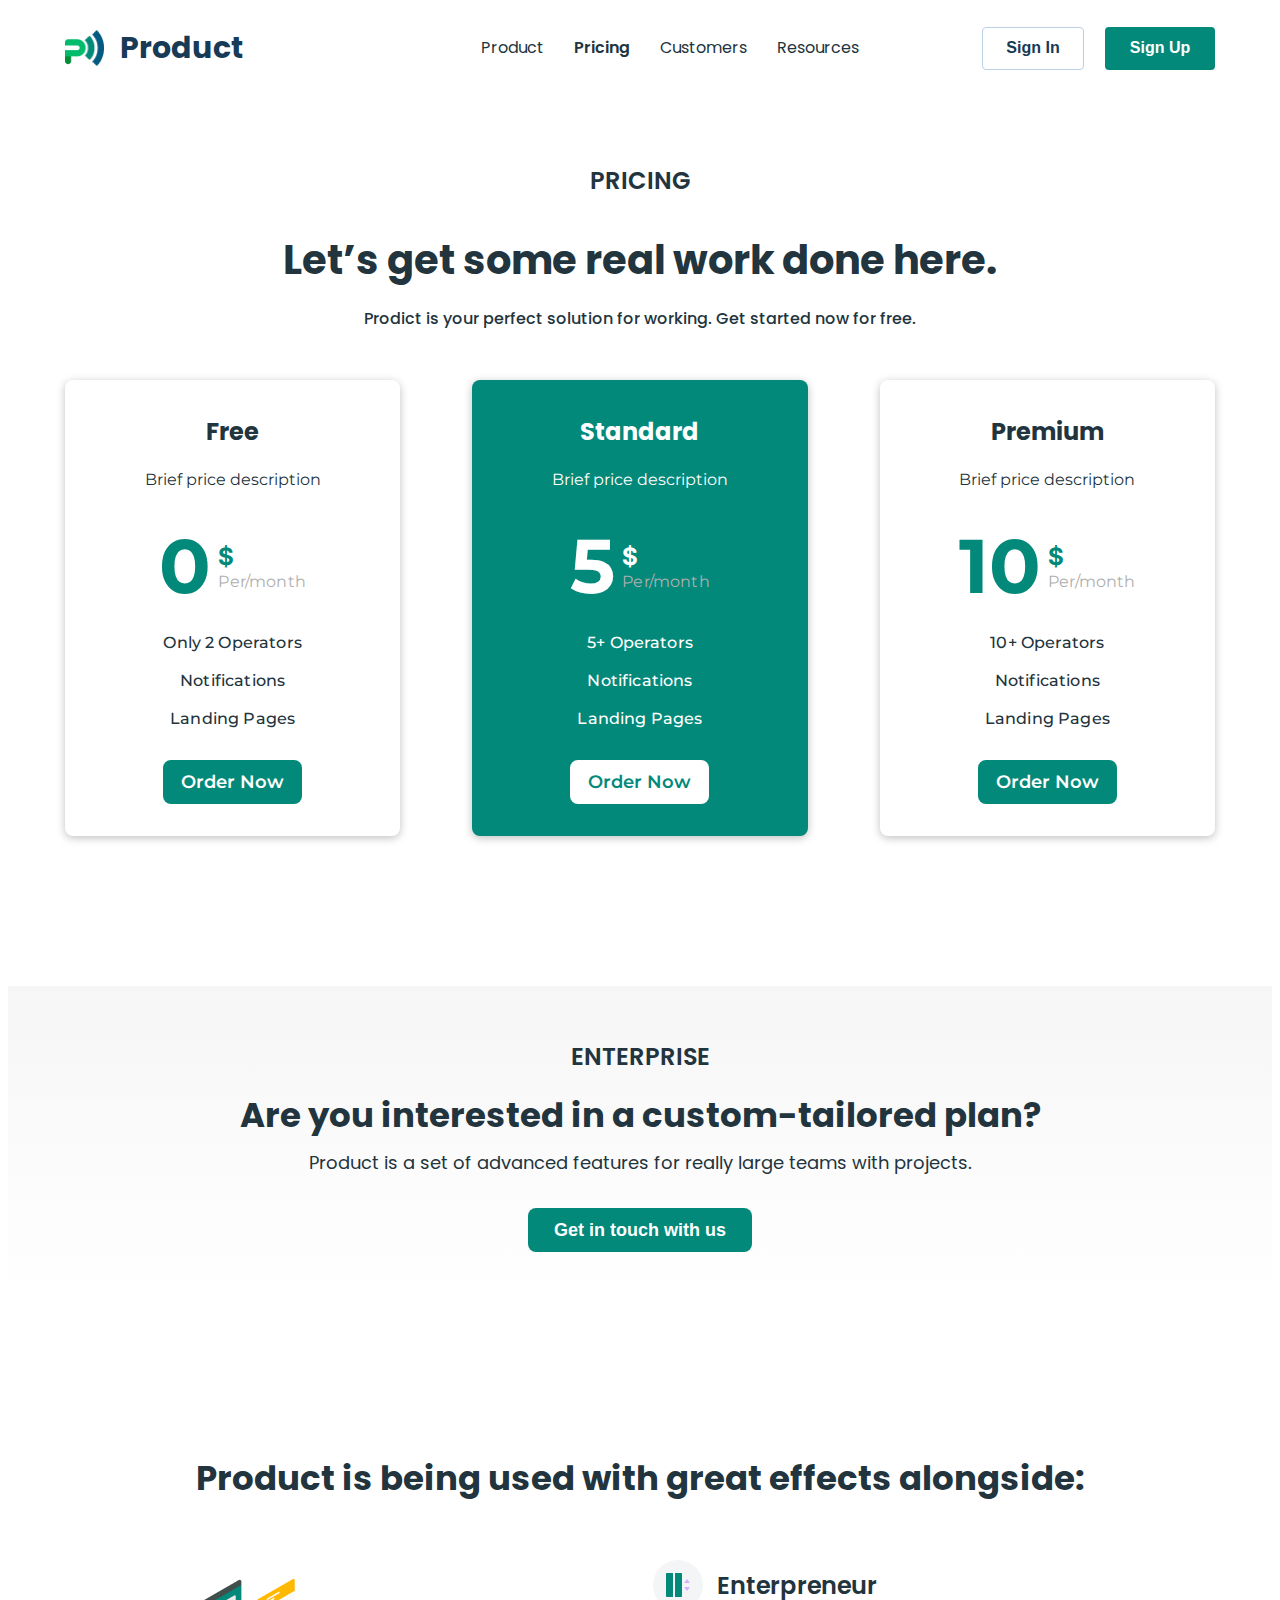
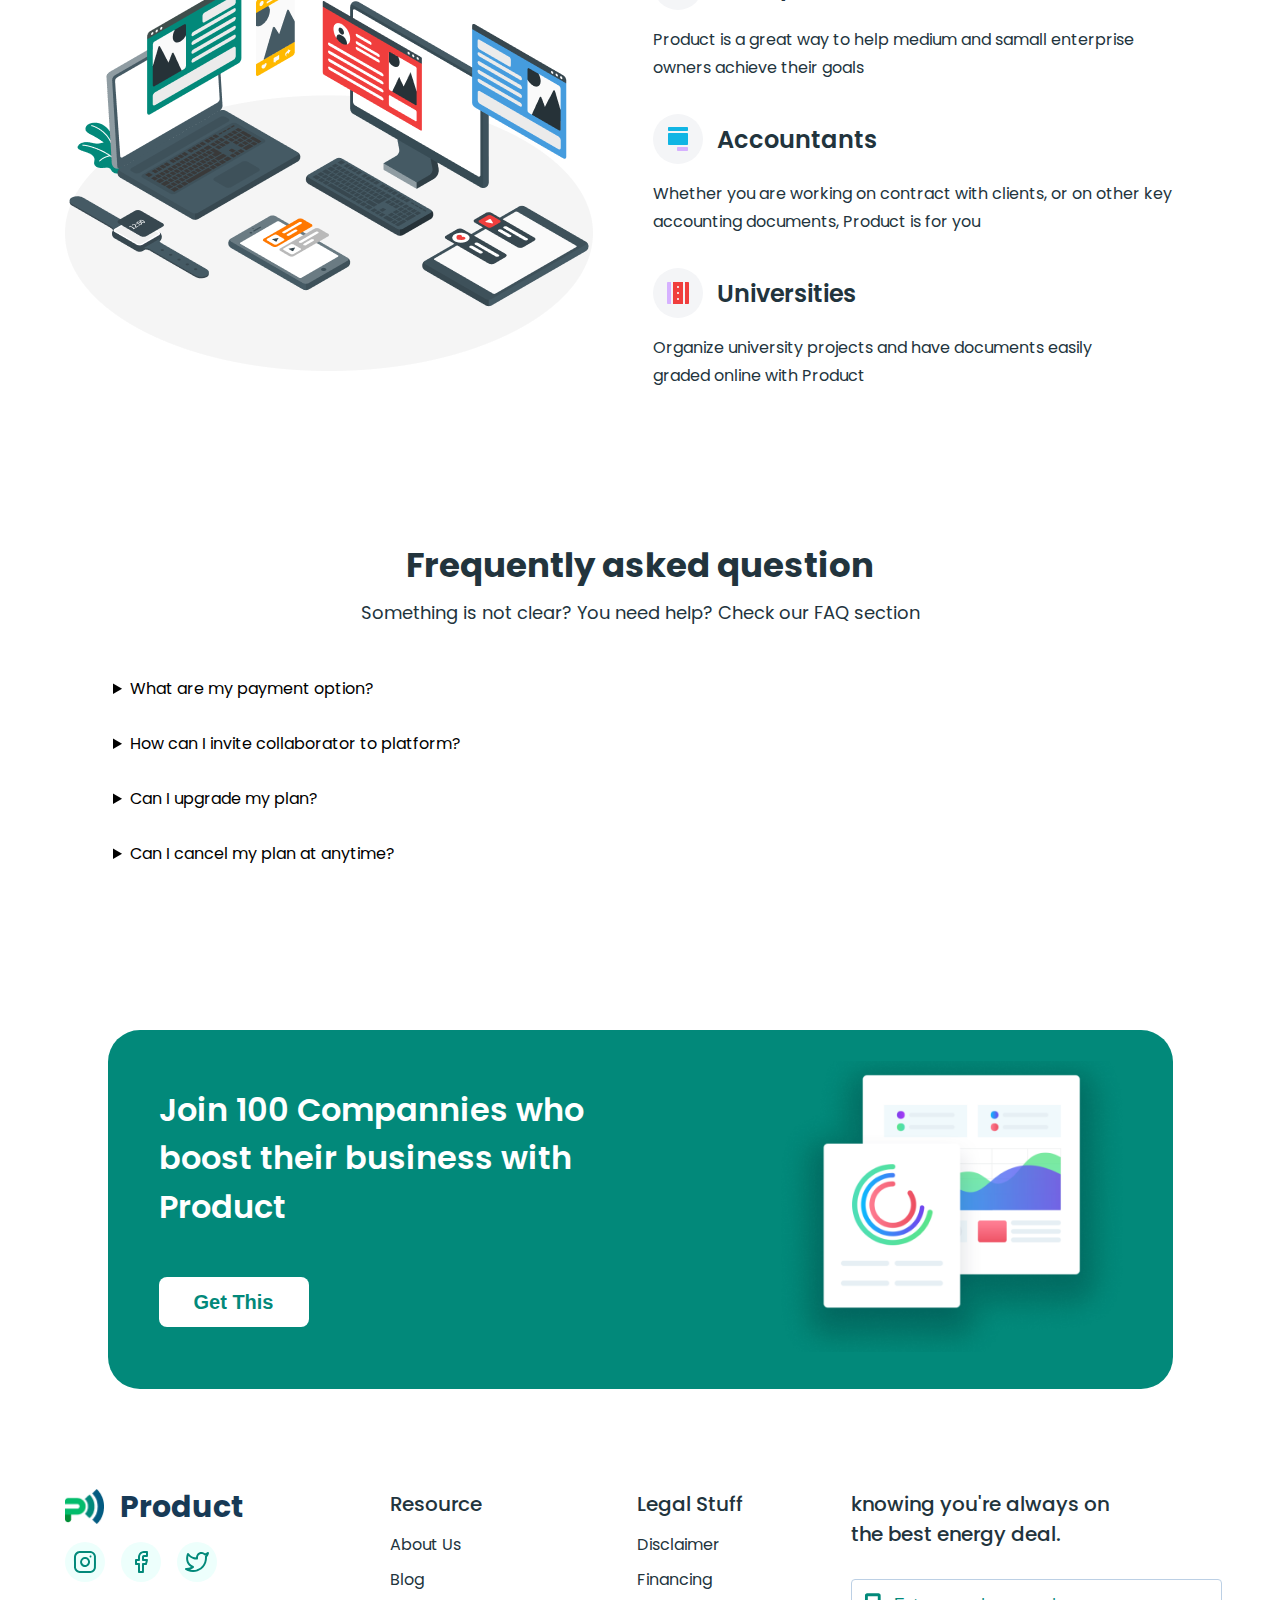
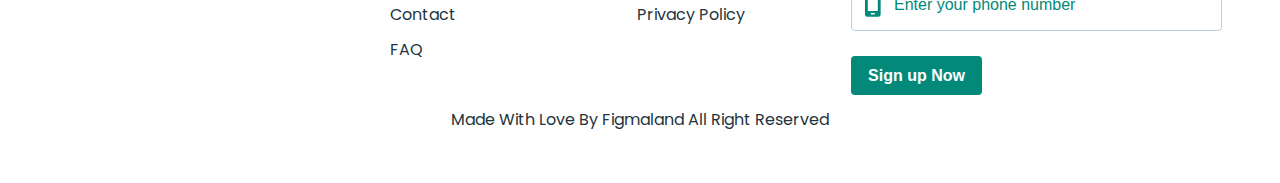
<file: pricing.html>
<!DOCTYPE html>
<html lang="en">
  <head>
    <meta charset="UTF-8" />
    <meta
      name="viewport"
      content="width=device-width, initial-scale=1.0"
    />
    <title>Pricing</title>
    <link
      rel="stylesheet"
      href="https://cdnjs.cloudflare.com/ajax/libs/modern-normalize/3.0.1/modern-normalize.min.css"
      integrity="sha512-q6WgHqiHlKyOqslT/lgBgodhd03Wp4BEqKeW6nNtlOY4quzyG3VoQKFrieaCeSnuVseNKRGpGeDU3qPmabCANg=="
      crossorigin="anonymous"
      referrerpolicy="no-referrer"
    />
    <link
      rel="preconnect"
      href="https://fonts.googleapis.com"
    />
    <link
      rel="preconnect"
      href="https://fonts.gstatic.com"
      crossorigin
    />
    <link
      href="https://fonts.googleapis.com/css2?family=Inter:opsz,wght@500;700&family=Montserrat:wght@400;500;600;700&family=Poppins:wght@400;500;600;700;800&family=Roboto:wght@400;500;700;900&display=swap"
      rel="stylesheet"
    />
    <link
      rel="stylesheet"
      href="./css/styles.css"
    />
  </head>
  <body>
    <!-- HEADER -->
    <header class="page-header">
      <div class="container header-container">
        <a
          class="logo"
          href="./index.html"
          ><img
            src="./image/main/logo.png"
            alt="Company Logo"
            width="39"
            height="36"
          />Product</a
        >
        <nav class="header-nav">
          <ul class="header-nav-list">
            <li class="header-nav-list-item">
              <a
                class="header-nav-list-link"
                href="./index.html"
                >Product</a
              >
            </li>
            <li class="header-nav-list-item">
              <a
                class="header-nav-list-link current"
                href="./pricing.html"
                >Pricing</a
              >
            </li>
            <li class="header-nav-list-item">
              <a
                class="header-nav-list-link"
                href="./customers.html"
                >Customers</a
              >
            </li>
            <li class="header-nav-list-item">
              <a
                class="header-nav-list-link"
                href=""
                >Resources</a
              >
            </li>
          </ul>
        </nav>
        <ul class="header-btn-list">
          <li class="header-btn-list-item">
            <button
              class="header-signin-btn"
              type="button"
            >
              Sign In
            </button>
          </li>
          <li class="header-btn-list-item">
            <button
              class="header-signup-btn"
              type="button"
            >
              Sign Up
            </button>
          </li>
        </ul>
      </div>
    </header>
    <main>
      <!-- PRICING SECTION -->
      <section class="pricing-section">
        <div class="container">
          <h1 class="visually-hidden">Company pricing</h1>
          <h2 class="pricing-main-header">PRICING</h2>
          <h3 class="pricing-header">Let’s get some real work done here.</h3>
          <p class="pricing-text">
            Prodict is your perfect solution for working. Get started now for
            free.
          </p>
          <ul class="price-main-list">
            <li class="price-main-list-item">
              <h3 class="price-main-list-header">Free</h3>
              <p class="price-main-list-text">Brief price description</p>
              <ul class="amount-list">
                <div class="amount-one">
                  <li class="amount-list-item">
                    <p class="amount-list-text-number">0</p>
                  </li>
                </div>
                <div class="amount-two">
                  <li class="amount-list-item">
                    <p class="amount-list-text-symbol">$</p>
                  </li>
                  <li class="amount-list-item">
                    <p class="amount-list-text-term">Per/month</p>
                  </li>
                </div>
              </ul>
              <ul class="price-sub-list">
                <li class="price-sub-list-item">
                  <p class="price-sub-list-text">Only 2 Operators</p>
                </li>
                <li class="price-sub-list-item">
                  <p class="price-sub-list-text">Notifications</p>
                </li>
                <li class="price-sub-list-item">
                  <p class="price-sub-list-text">Landing Pages</p>
                </li>
              </ul>
              <button
                class="price-btn"
                type="button"
              >
                Order Now
              </button>
            </li>
            <li class="price-main-list-item">
              <h3 class="price-main-list-header">Standard</h3>
              <p class="price-main-list-text">Brief price description</p>
              <ul class="amount-list">
                <div class="amount-one">
                  <li class="amount-list-item">
                    <p class="amount-list-text-number color-change">5</p>
                  </li>
                </div>
                <div class="amount-two">
                  <li class="amount-list-item">
                    <p class="amount-list-text-symbol color-change">$</p>
                  </li>
                  <li class="amount-list-item">
                    <p class="amount-list-text-term">Per/month</p>
                  </li>
                </div>
              </ul>
              <ul class="price-sub-list">
                <li class="price-sub-list-item">
                  <p class="price-sub-list-text">5+ Operators</p>
                </li>
                <li class="price-sub-list-item">
                  <p class="price-sub-list-text">Notifications</p>
                </li>
                <li class="price-sub-list-item">
                  <p class="price-sub-list-text">Landing Pages</p>
                </li>
              </ul>
              <button
                class="price-btn"
                type="button"
              >
                Order Now
              </button>
            </li>
            <li class="price-main-list-item">
              <h3 class="price-main-list-header">Premium</h3>
              <p class="price-main-list-text">Brief price description</p>
              <ul class="amount-list">
                <div class="amount-one">
                  <li class="amount-list-item">
                    <p class="amount-list-text-number">10</p>
                  </li>
                </div>
                <div class="amount-two">
                  <li class="amount-list-item">
                    <p class="amount-list-text-symbol">$</p>
                  </li>
                  <li class="amount-list-item">
                    <p class="amount-list-text-term">Per/month</p>
                  </li>
                </div>
              </ul>
              <ul class="price-sub-list">
                <li class="price-sub-list-item">
                  <p class="price-sub-list-text">10+ Operators</p>
                </li>
                <li class="price-sub-list-item">
                  <p class="price-sub-list-text">Notifications</p>
                </li>
                <li class="price-sub-list-item">
                  <p class="price-sub-list-text">Landing Pages</p>
                </li>
              </ul>
              <button
                class="price-btn"
                type="button"
              >
                Order Now
              </button>
            </li>
          </ul>
        </div>
      </section>
      <!-- ENTERPRICE SECTION -->
      <section class="enterprice-section">
        <div class="container enterprice-container">
          <h2 class="enterprice-header">ENTERPRISE</h2>
          <h3 class="enterprice-sub-header">
            Are you interested in a custom-tailored plan?
          </h3>
          <p class="enterprice-text">
            Product is a set of advanced features for really large teams with
            projects.
          </p>
          <button
            class="enterprice-btn"
            type="button"
          >
            Get in touch with us
          </button>
        </div>
      </section>
      <!-- PRODUCT SECTION -->
      <section class="product-section">
        <div class="container">
          <h2 class="product-header">
            Product is being used with great effects alongside:
          </h2>
          <div class="product-container">
              <img
                class="product-img"
                src="./image/pricing/amico.png"
                alt="Smart Watch, Mobile Phone, Tablet, Laptop, PC on a table"
                width="528"
                height="392"
              />
            <div class="content-wrap">
              <ul class="product-list">
                <li class="product-list-item">
                  <div class="icon-header-wrap">
                    <div class="product-list-icon-wrap">
                      <svg
                        class="product-list-icon"
                        width="24"
                        height="24"
                      >
                        <use
                          href="./image/pricing/pricing-icon.svg#icon-features-1"
                        ></use>
                      </svg>
                    </div c>
                    <h3 class="product-list-header">Enterpreneur</h3>
                  </div>
                  <p class="product-list-text">
                    Product is a great way to help medium and samall enterprise
                    owners achieve their goals
                  </p>
                </li>
                <li class="product-list-item">
                  <div class="icon-header-wrap">
                   <div class="product-list-icon-wrap">
                      <svg
                        class="product-list-icon"
                        width="24"
                        height="24"
                      >
                        <use
                          href="./image/pricing/pricing-icon.svg#icon-features-2"
                        ></use>
                      </svg>
                   </div>
                    <h3 class="product-list-header">Accountants</h3>
                  </div>
                  <p class="product-list-text">
                    Whether you are working on contract with clients, or on
                    other key accounting documents, Product is for you
                  </p>
                </li>
                <li class="product-list-item">
                  <div class="icon-header-wrap">
                    <div class="product-list-icon-wrap">
                      <svg
                        class="product-list-icon"
                        width="24"
                        height="24"
                      >
                        <use
                          href="./image/pricing/pricing-icon.svg#icon-features-3"
                        ></use>
                      </svg>
                    </div>
                    <h3 class="product-list-header">Universities</h3>
                  </div>
                  <p class="product-list-text">
                    Organize university projects and have documents easily
                    graded online with Product
                  </p>
                </li>
              </ul>
            </div>
          </div>
        </div>
      </section>
      <!-- QUESTION SECTION -->
       <section class="question-section">
        <div class="container question-container">
          <h2 class="question-header">Frequently asked question</h2>
          <p class="question-text">Something is not clear? You need help? Check our FAQ section</p>
          <ul class="question-list">
            <li class="question-list-item">
              <details class="question-list-details">
                <summary class="question-list-summary">What are my payment option?</summary>
                <p class="question-list-text">Lorem ipsum dolor, sit amet consectetur adipisicing elit. Nemo iste hic, perferendis atque aliquid aut corporis, suscipit delectus, odio non consectetur molestiae impedit repudiandae. Adipisci, similique! Necessitatibus optio quibusdam corporis.</p>
              </details>
            </li>
            <li class="question-list-item">
              <details class="question-list-details">
                <summary class="question-list-summary">How can I invite collaborator to platform?</summary>
                <p class="question-list-text">After creating your account you will have an oppurtunity to create your first project that will be associated withthe collaborators e-mail. An invitation  will be sent automatically. Then, invited user will have to confirm his account by e-mail and finish userd onboarding.</p>
              </details>
            </li>
            <li class="question-list-item">
              <details class="question-list-details">
                <summary class="question-list-summary">Can I upgrade my plan?</summary>
                <p class="question-list-text">Lorem ipsum dolor sit, amet consectetur adipisicing elit. Odit quis voluptatibus cum sint corrupti, iusto ab consectetur molestiae sunt sed eaque architecto, debitis ipsam dolorem explicabo itaque ad, necessitatibus laboriosam.</p>
              </details>
            </li>
            <li class="question-list-item">
              <details class="question-list-details">
                <summary class="question-list-summary">Can I cancel my plan at anytime?</summary>
                <p class="question-list-text">Lorem ipsum dolor sit amet consectetur, adipisicing elit. Reiciendis officia, eligendi quod provident ipsum placeat numquam qui nulla tempore aliquam corrupti adipisci molestias optio quae quaerat consequuntur hic sequi? Voluptate?</p>
              </details>
            </li>
          </ul>
        </div>
       </section>
    </main>
    <!-- FOOTER -->
    <footer class="page-footer">
      <div class="footer-container">
        <div class="footer-sub-container">
          <h2 class="footer-container-header">
            Join 100 Compannies who boost their business with Product
          </h2>
          <button
            class="footer-container-btn"
            type="button"
          >
            Get This
          </button>
        </div>
        <img
          class="footer-container-img"
          src="./image/main/screen.png"
          alt="Documnets with data analisys"
          width="351"
          height="351"
        />
      </div>
      <div class="container footer-bottom-container">
        <div class="footer-bottom-part-one">
          <a
            class="logo footer-logo"
            href="./index.html"
            ><img
              src="./image/main/logo.png"
              alt="Company Logo"
              width="39"
              height="36"
            />Product</a
          >
          <ul class="footer-soc-list">
            <li class="footer-soc-list-item">
              <a
                class="footer-soc-list-link"
                target="_blank"
                href="https://www.instagram.com"
              >
                <svg
                  class="footer-soc-icon"
                  width="24"
                  height="24"
                >
                  <use href="./image/main/icon.svg#icon-instagram"></use>
                </svg>
              </a>
            </li>
            <li class="footer-soc-list-item">
              <a
                class="footer-soc-list-link"
                target="_blank"
                href="https://www.facebook.com"
              >
                <svg
                  class="footer-soc-icon"
                  width="24"
                  height="24"
                >
                  <use href="./image/main/icon.svg#icon-facebook"></use>
                </svg>
              </a>
            </li>
            <li class="footer-soc-list-item">
              <a
                class="footer-soc-list-link"
                target="_blank"
                href="https://twitter.com"
              >
                <svg
                  class="footer-soc-icon"
                  width="24"
                  height="24"
                >
                  <use href="./image/main/icon.svg#icon-twitter"></use>
                </svg>
              </a>
            </li>
          </ul>
        </div>
        <div class="footer-bottom-part-two">
          <h2 class="footer-bottom-part-two-header">Resource</h2>
          <ul class="footer-bootom-part-two-list">
            <li class="footer-bootom-part-two-item">
              <a
                class="footer-bootom-part-two-link"
                href=""
                >About Us</a
              >
            </li>
            <li class="footer-bootom-part-two-item">
              <a
                class="footer-bootom-part-two-link"
                href=""
                >Blog</a
              >
            </li>
            <li class="footer-bootom-part-two-item">
              <a
                class="footer-bootom-part-two-link"
                href=""
                >Contact</a
              >
            </li>
            <li class="footer-bootom-part-two-item">
              <a
                class="footer-bootom-part-two-link"
                href=""
                >FAQ</a
              >
            </li>
          </ul>
        </div>
        <div class="footer-bottom-part-three">
          <h2 class="footer-bottom-part-three-header">Legal Stuff</h2>
          <ul class="footer-bottom-part-three-list">
            <li class="footer-bottom-part-three-item">
              <a
                class="footer-bottom-part-three-link"
                href=""
                >Disclaimer</a
              >
            </li>
            <li class="footer-bottom-part-three-item">
              <a
                class="footer-bottom-part-three-link"
                href=""
                >Financing</a
              >
            </li>
            <li class="footer-bottom-part-three-item">
              <a
                class="footer-bottom-part-three-link"
                href=""
                >Privacy Policy</a
              >
            </li>
          </ul>
        </div>
        <div class="footer-bottom-part-four">
          <p class="footer-bottom-part-four-text">
            knowing you're always on the best energy deal.
          </p>
          <form class="footer-form">
            <label class="footer-form-label">
              <svg
                class="footer-form-icon"
                width="18"
                height="28"
              >
                <use href="./image/main/icon.svg#icon-mobile-screen"></use>
              </svg>
              <input
                class="footer-form-input"
                type="tel"
                name="user_tel"
                placeholder="Enter your phone number"
              />
            </label>
            <button
              class="footer-form-btn"
              type="submit"
            >
              Sign up Now
            </button>
          </form>
        </div>
      </div>
      <p class="footer-bottom-text">
        Made With Love By Figmaland All Right Reserved
      </p>
    </footer>
  </body>
</html>
</file>
<file: css/styles.css>
/* PRESET VALUES */

.visually-hidden {
  position: absolute;
  width: 1px;
  height: 1px;
  margin: -1px;
  border: 0;
  padding: 0;
  white-space: nowrap;
  clip-path: inset(100%);
  clip: rect(0 0 0 0);
  overflow: hidden;
}

ul,
ol {
  list-style-type: none;
  margin: 0;
  padding: 0;
}

a {
  text-decoration: none;
}

h1,
h2,
h3,
h4,
h5,
h6,
p {
  margin: 0;
}

img {
  display: block;
  max-width: 100%;
  height: auto;
}

button {
  cursor: pointer;
}

body {
  font-family: "Poppins", sans-serif;
}

.container {
  max-width: 1150px;
  padding: 0 20px;
  margin: 0 auto;
}

/* .backdrop {
  position: fixed;
  top: 0;
  left: 0;
  width: 100%;
  height: 100%;
  background-color: rgba(46, 47, 66, 0.4);
  opacity: 0;
  visibility: hidden;
  pointer-events: none;
  transition: opacity 250ms cubic-bezier(0.4, 0, 0.2, 1),
    visibility 250ms cubic-bezier(0.4, 0, 0.2, 1);
} */

/* .backdrop.is-open {
  opacity: 1;
  visibility: visible;
  pointer-events: auto;
} */

/* -------------------------------------------------------- */

/* MAIN PAGE */

/* -------------------------------------------------------- */

/* HEADER */

.page-header {
  background-color: #fff;
  margin-bottom: 25px;
}

.header-container {
  display: flex;
  align-items: center;
}

.logo {
  font-weight: 700;
  font-size: 30px;
  line-height: 0.93333;
  color: #173a56;
  display: flex;
  align-items: center;
  gap: 16px;
  margin-right: 237px;
}

.header-nav {
  margin-right: 73px;
}

.header-nav-list {
  display: flex;
  gap: 30px;
}

.header-nav-list-link {
  font-weight: 400;
  font-size: 16px;
  line-height: 1.75;
  color: #22343d;
  padding-top: 26px;
  padding-bottom: 26px;
  display: block;
}

.current {
  font-weight: 600;
}

.header-btn-list {
  display: flex;
  gap: 21px;
  margin-left: auto;
}

.header-signin-btn {
  font-weight: 600;
  font-size: 16px;
  color: #173a56;
  border: 1px solid #bcd0e5;
  border-radius: 4px;
  min-width: 102px;
  height: 43px;
  background-color: transparent;
  transition-property: background-color, border, color;
  transition-duration: 250ms;
  transition-timing-function: ease-in-out;
}

.header-signup-btn {
  font-weight: 600;
  font-size: 16px;
  color: #fff;
  border-radius: 4px;
  min-width: 110px;
  outline: none;
  border: none;
  height: 43px;
  background-color: #02897a;
  transition-property: background-color, border, color;
  transition-duration: 250ms;
  transition-timing-function: ease-in-out;
}

.header-signin-btn:hover,
.header-signin-btn:focus {
  background-color: #02897a;
  border: none;
  color: #fff;
}

.header-signup-btn:hover,
.header-signup-btn:focus {
  background-color: transparent;
  border: 1px solid #bcd0e5;
  color: #02897a;
}

/* -------------------------------------------------------- */

/* INTRO SECTION */

.intro-section {
  background: #fff;
  margin-bottom: 100px;
}

.intro-header {
  font-weight: 700;
  font-size: 40px;
  line-height: 1.5;
  color: #22343d;
  width: 390px;
  margin-bottom: 18px;
}

.intro-text {
  font-weight: 400;
  font-size: 18px;
  line-height: 1.55556;
  color: #22343d;
  width: 425px;
  font-family: "Poppins", sans-serif;
  margin-bottom: 45px;
}

.intro-btn-one {
  font-weight: 700;
  font-size: 16px;
  color: #fff;
  display: block;
  border-radius: 4px;
  min-width: 178px;
  height: 53px;
  outline: none;
  justify-content: center;
  align-items: center;
  border: none;
  background-color: #02897a;
  transition-property: background-color, border, color;
  transition-duration: 250ms;
  transition-timing-function: ease-in-out;
}

.intro-btn-one:hover,
.intro-btn-one:focus {
  background-color: transparent;
  border: 1px solid #bcd0e5;
  color: #02897a;
}

.intro-btn-two {
  font-weight: 600;
  font-size: 16px;
  color: #02897a;
  border: none;
  gap: 8px;
  align-items: center;
  display: flex;
  outline: none;
  background-color: transparent;
  transition-property: border, border-radius;
  transition-timing-function: ease-in-out;
  min-width: 178px;
  height: 53px;
  background-color: transparent;
  justify-content: center;
}

.intro-btn-two:hover,
.intro-btn-two:focus {
  border: 1px solid #bcd0e5;
  border-radius: 4px;
}

.intro-btn-list {
  display: flex;
  gap: 30px;
  align-items: center;
  justify-content: center;
}

.intro-container {
  display: flex;
  align-items: center;
}

.intro-subcontainer-two {
  margin-left: auto;
}

.intro-btn-two-icon {
  border-radius: 2px;
  fill: #02897a;
}

/* -------------------------------------------------------- */

/* FEATURES SECTION */

.features-section {
  background-color: #fff;
  margin-bottom: 50px;
}

.features-header {
  font-weight: 700;
  font-size: 32px;
  text-align: center;
  color: #22343d;
  text-align: center;
  width: 500px;
  margin-left: auto;
  margin-right: auto;
  margin-bottom: 50px;
}

.features-list {
  display: flex;
  align-items: center;
  justify-content: center;
  gap: 30px;
  margin-bottom: 50px;
}

.features-list-item:nth-child(1) .icon-container {
  background-color: #02897a;
}

.features-list-item:nth-child(2) .icon-container {
  background-color: #4d8dff;
}

.features-list-item:nth-child(3) .icon-container {
  background-color: #740a76;
}

.features-list-item:nth-child(4) .icon-container {
  background-color: #f03e3d;
}

.features-list-item {
  flex-basis: calc((100% - 90px) / 4);
}

.features-list-icon {
  fill: #fff;
}

.icon-container {
  border-radius: 19px;
  width: 54px;
  height: 54px;
  display: flex;
  align-items: center;
  justify-content: center;
  margin-bottom: 26px;
}

.features-list-header {
  font-weight: 600;
  font-size: 22px;
  color: #22343d;
  margin-bottom: 13px;
}
.features-list-text {
  font-weight: 400;
  font-size: 16px;
  line-height: 1.625;
  color: #22343d;
}
.features-btn {
  text-transform: uppercase;
  display: block;
  border: none;
  outline: none;
  padding: 15px 33px;
  font-weight: 700;
  font-size: 16px;
  color: #fff;
  border-radius: 4px;
  background-color: #02897a;
  margin-right: auto;
  margin-left: auto;
  transition-property: background-color, border, color;
  transition-duration: 250ms;
  transition-timing-function: ease-in-out;
}

.features-btn:hover,
.features-btn:focus {
  background-color: transparent;
  color: #02897a;
  border: 1px solid #bcd0e5;
  border-radius: 4px;
}

/* -------------------------------------------------------- */

/* BENEFITS SECTION */

.benefits-section {
  background-color: #fff;
  margin-bottom: 150px;
}

.benefits-container {
  display: flex;
  align-items: center;
  justify-content: space-between;
}

.benefits-list-item {
  margin-bottom: 100px;
}

.benefits-sub-container {
  max-width: 440px;
}

.benefits-container-main-text {
  font-weight: 600;
  font-size: 16px;
  color: #22343d;
  margin-bottom: 8px;
  display: block;
}

.benefits-main-header {
  font-weight: 700;
  font-size: 32px;
  color: #22343d;
  display: block;
  margin-bottom: 25px;
}

.benefits-sub-header {
  font-weight: 600;
  font-size: 16px;
  line-height: 1.625;
  color: #22343d;
  display: block;
  margin-bottom: 12px;
}

.benefits-sub-text {
  font-weight: 400;
  font-size: 16px;
  line-height: 1.625;
  color: #22343d;
  display: block;
  margin-bottom: 30px;
}

.benefits-sub-text-one {
  font-weight: 400;
  font-size: 16px;
  line-height: 1.625;
  color: #22343d;
  display: block;
  margin-bottom: 25px;
}

.benefits-sub-text-two {
  font-weight: 400;
  font-size: 16px;
  line-height: 1.625;
  color: #22343d;
  display: block;
}

.icon-text-item {
  display: flex;
  align-items: center;
}

.support-icon {
  fill: #fff;
}

.support-icon-container {
  border: 2.92px solid #fff;
  border-radius: 14px;
  width: 35px;
  height: 35px;
  display: flex;
  align-items: center;
  justify-content: center;
  padding: 0;
  margin-right: 30px;
}

.benefits-support-text {
  font-weight: 400;
  font-size: 16px;
  line-height: 1.625;
  color: #22343d;
  max-width: 340px;
}

.icon-text-list {
  display: flex;
  flex-direction: column;
  gap: 25px;
}

.icon-text-item:nth-child(1) .support-icon-container {
  background-color: #f90;
}

.icon-text-item:nth-child(2) .support-icon-container {
  background-color: #f03e3d;
}

.icon-text-item:nth-child(3) .support-icon-container {
  background-color: #4d8dff;
}

.benefits-list-item:last-child {
  margin: 0;
}

/* -------------------------------------------------------- */

/* EXPERTS SECTION */

.experts-section {
  background-color: #fff;
  margin-bottom: 100px;
}

.experts-container {
  max-width: 916px;
  padding: 0;
  margin: 0 auto;
}

.experts-header {
  font-weight: 700;
  font-size: 32px;
  text-align: center;
  color: #22343d;
  display: block;
  margin-left: auto;
  margin-right: auto;
  margin-bottom: 25px;
}

.experts-text {
  font-weight: 500;
  font-size: 16px;
  line-height: 1.625;
  text-align: center;
  color: #22343d;
  display: block;
  margin-right: auto;
  margin-left: auto;
  margin-bottom: 40px;
  max-width: 542px;
}

.experts-list-text {
  font-weight: 500;
  font-size: 16px;
  text-align: center;
  color: #2f281e;
  display: block;
  padding: 14px 20px;
  border-radius: 25px;
  background-color: #fff;
  box-shadow: 2px 2px 10px 0 rgba(23, 58, 86, 0.15);
  max-width: 280px;
}

.experts-wrap {
  display: flex;
  align-items: center;
  gap: 10px;
}

.experts-sub-container {
  display: flex;
  gap: 100px;
}

.experts-sub-container {
  display: flex;
  gap: 100px;
}

.experts-list {
  display: flex;
  flex-direction: column;
  align-items: center;
  gap: 25px;
  margin-bottom: 50px;
}

.experts-btn {
  font-weight: 700;
  font-size: 16px;
  color: #fff;
  display: block;
  margin: 0 auto;
  outline: none;
  border: none;
  padding: 15px 30px;
  border-radius: 4px;
  width: 216px;
  height: 53px;
  background-color: #02897a;
  transition-property: color, border, background-color;
  transition-duration: 250ms;
  transition-timing-function: ease-in-out;
}

.experts-btn:hover,
.experts-btn:focus {
  color: #02897a;
  background-color: transparent;
  border: 1px solid #bcd0e5;
}

/* -------------------------------------------------------- */

/* STRATEGIES SECTION */

.strategies-section {
  background-color: #fff;
  margin-bottom: 171px;
}

.strategies-header {
  display: block;
  margin-right: auto;
  font-weight: 700;
  font-size: 34px;
  color: #22343d;
  margin-bottom: 10px;
}

.strategies-text {
  display: block;
  max-width: 415px;
  margin-right: auto;
  margin-bottom: 40px;
  font-weight: 500;
  font-size: 16px;
  line-height: 1.625;
  color: #22343d;
}

.strategies-list-datetime {
  font-weight: 400;
  font-size: 16px;
  line-height: 1.75;
  color: #22343d;
}

.strategies-list-item-text {
  font-weight: 400;
  font-size: 16px;
  line-height: 1.75;
  color: #22343d;
}

.strategies-list-item-bold-text {
  font-weight: 700;
}

.strategies-wrap {
  display: flex;
  align-items: center;
  gap: 8px;
  margin-left: 24px;
  margin-bottom: 12px;
}

.strategies-sub-header {
  font-weight: 700;
  font-size: 24px;
  line-height: 1.66667;
  color: #22343d;
  max-width: 296px;
  display: block;
  margin-left: 27px;
}

.strategies-list {
  display: flex;
  gap: 30px;
}

.strategies-list-item {
  border-radius: 8px;
  width: 350px;
  height: 359px;
  background-color: #fff;
  border: 1px solid #bcd0e5;
  flex-basis: calc((100% - 60px) / 3);
}

.strategies-list-item:nth-child(2) .strategies-sub-header {
  color: #02897a;
}

.strategies-list-item-image {
  margin-bottom: 24px;
}

/* -------------------------------------------------------- */

/* PRICING SECTION */

.price-section {
  background-color: #fff;
  margin-bottom: 100px;
}

.price-main-header {
  font-weight: 700;
  font-size: 34px;
  color: #22343d;
  display: block;
  text-align: center;
  margin-bottom: 10px;
}

.price-main-text {
  font-weight: 500;
  font-size: 16px;
  color: #22343d;
  display: block;
  text-align: center;
  margin-bottom: 40px;
}

.price-main-list {
  display: flex;
  gap: 72px;
}

.price-main-list-item {
  box-shadow: 0 2px 8px 0 rgba(0, 0, 0, 0.25);
  background: #fff;
  flex-basis: calc((100% - 144px) / 3);
  display: block;
  border-radius: 8px;
}

.price-main-list-item:nth-child(2) {
  background-color: #02897a;
  color: #fff;
}

.price-main-list-item:nth-child(2) .price-main-list-header {
  color: #fff;
}

.price-main-list-item:nth-child(2) .price-main-list-text {
  color: #fff;
}

.price-main-list-item:nth-child(2) .price-sub-list-text {
  color: #fff;
}

.price-main-list-header {
  font-weight: 700;
  font-size: 24px;
  line-height: 1.66667;
  color: #22343d;
  text-align: center;
  margin-bottom: 8px;
  margin-top: 32px;
}
.price-main-list-text {
  font-weight: 400;
  font-size: 16px;
  line-height: 2.5;
  color: #22343d;
  text-align: center;
  font-family: "Montserrat", sans-serif;
  margin-bottom: 16px;
}
.price-main-list-amount-text {
  display: flex;
}
.price-sub-list {
  display: flex;
  flex-direction: column;
  gap: 16px;
  align-items: center;
  margin-bottom: 30px;
}

.price-sub-list-text {
  font-weight: 500;
  font-size: 16px;
  line-height: 1.375;
  letter-spacing: 0.01em;
  color: #22343d;
  font-family: "Montserrat", sans-serif;
}

.price-btn {
  font-family: "Montserrat", sans-serif;
  font-weight: 600;
  font-size: 18px;
  color: #fff;
  display: block;
  margin-right: auto;
  margin-left: auto;
  margin-bottom: 32px;
  border: none;
  outline: none;
  padding: 11px 18px;
  border-radius: 8px;
  width: 139px;
  height: 44px;
  background-color: #02897a;
  transition-property: color, background-color, border;
  transition-duration: 250ms;
}

.price-btn:hover,
.price-btn:focus {
  color: #02897a;
  background-color: transparent;
  border: 1px solid #bcd0e5;
}

.price-main-list-item:nth-child(2) .price-btn {
  color: #02897a;
  background-color: #fff;
}

.price-main-list-item:nth-child(2) .price-btn:hover {
  color: #fff;
  background-color: #02897a;
  border: 1px solid #bcd0e5;
}

.price-main-list-item:nth-child(2) .price-btn:focus {
  color: #fff;
  background-color: #02897a;
  border: 1px solid #bcd0e5;
}

.amount-list {
  display: flex;
  align-items: center;
  gap: 7px;
  justify-content: center;
  margin-bottom: 16px;
}

.amount-list-text-number {
  font-weight: 700;
  font-size: 76px;
  line-height: 1.31579;
  letter-spacing: 0em;
  text-align: center;
  color: #02897a;
  font-family: "Montserrat", sans-serif;
}

.amount-list-text-symbol {
  font-weight: 700;
  font-size: 24px;
  line-height: 1.25;
  letter-spacing: 0em;
  color: #02897a;
  font-family: "Inter", sans-serif;
}

.amount-list-text-term {
  font-weight: 400;
  font-size: 16px;
  line-height: 1.1875;
  letter-spacing: 0.01em;
  color: #afafaf;
  font-family: "Montserrat", sans-serif;
}

.color-change {
  color: #fff;
}

/* -------------------------------------------------------- */

/* COMMENTS SECTION */

.comments-section {
  background-color: #fff;
  margin-bottom: 100px;
}

.comments-main-header {
  font-weight: 700;
  font-size: 32px;
  line-height: 1.78125;
  letter-spacing: 0.01em;
  color: #22343d;
  text-align: center;
  display: block;
  margin-bottom: 10px;
  margin-right: auto;
  margin-left: auto;
}

.comments-main-text {
  font-weight: 500;
  font-size: 16px;
  line-height: 1.75;
  letter-spacing: 0.01em;
  text-align: center;
  color: #22343d;
  text-align: center;
  display: block;
  max-width: 537px;
  margin-right: auto;
  margin-left: auto;
  margin-bottom: 40px;
}

.comments-list {
  display: flex;
  gap: 64px;
}

.comments-list-item {
  border: 1px solid #dedede;
  border-radius: 5px;
  padding: 30px 35px;
  width: 327px;
  height: 240px;
  flex-basis: calc((100% - 128px) / 3);
}

.comments-list-rating-img {
  margin-bottom: 16px;
}

.comments-list-text {
  font-weight: 400;
  font-size: 16px;
  line-height: 1.75;
  letter-spacing: 0.01em;
  color: #737373;
  display: block;
  margin-bottom: 16px;
  max-width: 275px;
}

.comments-list-person-name {
  font-weight: 600;
  font-size: 16px;
  line-height: 1.5;
  letter-spacing: 0.01em;
  color: #02897a;
}

.comments-list-person-rank {
  font-weight: 500;
  font-size: 14px;
  line-height: 1.71429;
  letter-spacing: 0.01em;
  color: #252b42;
}

.comments-list-main-wrap {
  display: flex;
  gap: 14px;
  align-items: center;
}

/* -------------------------------------------------------- */

/* FOOTER */

.footer-container {
  border-radius: 32px;
  width: 968px;
  height: 345px;
  max-width: 968px;
  background-color: #02897a;
  padding: 0;
  margin-right: auto;
  margin-left: auto;
  display: flex;
  margin-bottom: 100px;
  align-items: center;
  padding-left: 51px;
  padding-right: 46px;
  padding-top: 4px;
  padding-bottom: 10px;
  justify-content: space-between;
}

.footer-bottom-container {
  display: flex;
  margin-bottom: 10px;
}

.footer-container-header {
  font-weight: 600;
  font-size: 32px;
  line-height: 1.514;
  color: #fff;
  display: block;
  max-width: 490px;
  margin-bottom: 46px;
  /* padding-left: 51px; */
}

.footer-container-btn {
  display: block;
  margin-right: auto;
  border: none;
  outline: none;
  font-weight: 600;
  font-size: 20px;
  color: #02897a;
  border-radius: 8px;
  width: 150px;
  height: 50px;
  background-color: #fff;
  transition-property: border, color, background-color;
  transition-duration: 250ms;
  transition-timing-function: ease-in-out;
}

.footer-container-btn:hover,
.footer-container-btn:focus {
  background-color: #02897a;
  color: #fff;
  border: 1px solid #bcd0e5;
}

.footer-logo {
  margin-bottom: 18px;
  margin-right: auto;
}

.footer-soc-list {
  display: flex;
  gap: 16px;
}

.footer-soc-icon {
  fill: #02897a;
  transition-property: fill;
  transition-duration: 250ms;
  transition-timing-function: ease-in-out;
}

.footer-soc-list-link {
  display: flex;
  align-items: center;
  justify-content: center;
  border-radius: 100%;
  background-color: #edfffc;
  width: 40px;
  height: 40px;
  transition-property: background-color;
  transition-duration: 250ms;
  transition-timing-function: ease-in-out;
}

.footer-soc-list-link:hover,
.footer-soc-list-link:focus {
  background-color: #02897a;
}

.footer-soc-list-link:hover .footer-soc-icon,
.footer-soc-list-link:focus .footer-soc-icon {
  fill: #fff;
}

.footer-bottom-part-one {
  margin-right: 146px;
}

.footer-bottom-part-two {
  min-width: 118px;
  margin-right: 129px;
}

.footer-bottom-part-two-header {
  font-weight: 500;
  font-size: 20px;
  line-height: 1.5;
  color: #22343d;
  display: block;
  margin-bottom: 8px;
}

.footer-bootom-part-two-link {
  font-weight: 400;
  font-size: 16px;
  line-height: 2.1875;
  color: #22343d;
  display: block;
}

.footer-bottom-part-three {
  min-width: 131px;
  margin-right: 83px;
}

.footer-bottom-part-three-header {
  font-weight: 500;
  font-size: 20px;
  line-height: 1.5;
  color: #22343d;
  display: block;
  margin-bottom: 8px;
}

.footer-bottom-part-three-link {
  font-weight: 400;
  font-size: 16px;
  line-height: 2.1875;
  color: #22343d;
  display: block;
}

.footer-bottom-part-four {
  max-width: 325px;
}

.footer-bottom-part-four-text {
  font-weight: 500;
  font-size: 20px;
  line-height: 1.5;
  color: #22343d;
  display: block;
  margin-bottom: 30px;
  max-width: 260px;
}

.footer-form-label {
  position: relative;
}

.footer-form-input {
  border: 1px solid #bcd0e5;
  border-radius: 4px;
  width: 325px;
  height: 48px;
  background-color: #fff;
  padding-left: 42px;
  margin-bottom: 25px;
  outline: none;
}

.footer-form-input::placeholder {
  font-weight: 400;
  font-size: 16px;
  line-height: 1.75;
  color: #02897a;
}

.footer-form-input:focus {
  border: 1px solid #02897a;
  background-color: #edfffc;
}

.footer-form-btn {
  font-weight: 700;
  font-size: 16px;
  text-align: center;
  color: #fff;
  border-radius: 4px;
  width: 131px;
  height: 39px;
  display: block;
  background-color: #02897a;
  padding: 8px 15px;
  outline: none;
  border: none;
  transition-property: color, background-color, border;
  transition-duration: 250ms;
  transition-timing-function: ease-in-out;
}

.footer-form-btn:hover,
.footer-form-btn:focus {
  color: #02897a;
  background-color: transparent;
  border: 1px solid #bcd0e5;
}

.footer-form-icon {
  fill: #02897a;
  position: absolute;
  margin-left: 13px;
  margin-top: 12px;
}

.footer-bottom-text {
  font-weight: 400;
  font-size: 16px;
  line-height: 1.875;
  color: #22343d;
  display: block;
  text-align: center;
}

.page-footer {
  padding-bottom: 40px;
}

/* -------------------------------------------------------- */

/* CUSTOMERS PAGE */

/* -------------------------------------------------------- */

/* CLIENTS SECTION */

.clients-section {
  background-color: #fff;
  padding-top: 100px;
  padding-bottom: 117px;
}

.clients-container {
  padding-right: 150px;
  padding-left: 150px;
}

.clients-header {
  font-weight: 700;
  font-size: 40px;
  color: #22343d;
  display: block;
  text-align: center;
  margin-bottom: 50px;
}

.clients-list {
  display: flex;
  gap: 64px;
  justify-content: center;
  align-items: center;
}

/* -------------------------------------------------------- */

/* CHOOSE SECTION */

.choose-section {
  background-color: #f5f5f5;
  padding-top: 24px;
  padding-bottom: 68px;
}

.choose-header {
  font-weight: 700;
  font-size: 34px;
  text-align: center;
  color: #22343d;
  text-align: center;
  display: block;
  margin-bottom: 50px;
}

.choose-list {
  display: flex;
  gap: 30px;
  margin-right: auto;
  margin-left: auto;
}

.choose-list-item {
  border: 1px solid #dedede;
  border-radius: 10px;
  padding-top: 32px;
  padding-right: 28px;
  padding-bottom: 34px;
  padding-left: 28px;
  width: 350px;
}

.choose-list-icon-wrap {
  display: flex;
  justify-content: center;
  align-items: center;
  width: 50px;
  height: 50px;
  border-radius: 19px;
  margin-right: auto;
  margin-left: auto;
  margin-bottom: 32px;
}

.choose-list-icon {
  fill: #fff;
}

.choose-list-item:nth-child(1) .choose-list-icon-wrap {
  background-color: #02897a;
}

.choose-list-item:nth-child(2) .choose-list-icon-wrap {
  background-color: #4d8dff;
}

.choose-list-item:nth-child(3) .choose-list-icon-wrap {
  background-color: #f03e3d;
}

.choose-list-header {
  font-weight: 700;
  font-size: 24px;
  line-height: 1.375;
  letter-spacing: 0em;
  text-align: center;
  color: #22343d;
  display: block;
  margin-bottom: 16px;
  width: 294px;
}

.choose-list-text {
  font-weight: 400;
  font-size: 16px;
  line-height: 1.6875;
  letter-spacing: 0.01em;
  text-align: center;
  color: #22343d;
  width: 275px;
  display: block;
  margin-right: auto;
  margin-left: auto;
}

/* -------------------------------------------------------- */

/* EXPLANATION SECTION */

.explanation-section {
  padding-top: 101px;
  padding-bottom: 115px;
  background-color: #fff;
}

.explanation-header {
  font-weight: 700;
  font-size: 34px;
  text-align: center;
  color: #22343d;
  display: block;
  text-align: center;
  margin-bottom: 73px;
}

.explanation-list {
  margin-bottom: 78px;
  display: flex;
  flex-wrap: wrap;
  gap: 100px;
}

.explanation-list-item {
  display: flex;
  justify-content: center;
}

.explanation-list-item:nth-child(1) {
  gap: 132px;
}

.explanation-list-item:nth-child(1) .explanation-list-text {
  width: 395px;
}

.explanation-list-item:nth-child(2) {
  gap: 76px;
}

.explanation-list-item:nth-child(2) .explanation-list-text {
  width: 445px;
}

.explanation-list-item:nth-child(3) {
  gap: 141px;
}

.explanation-list-item:nth-child(3) .explanation-list-text {
  width: 385px;
}

.explanation-list-item-wrap {
  margin-left: auto;
}

.explanation-list-upper-text {
  font-weight: 500;
  font-size: 20px;
  text-align: left;
  color: #22343d;
  text-transform: uppercase;
  display: block;
  margin-bottom: 16px;
}

.explanation-list-header {
  font-weight: 600;
  font-size: 24px;
  text-align: left;
  color: #22343d;
  display: block;
  margin-bottom: 16px;
}

.explanation-list-text {
  font-weight: 400;
  font-size: 16px;
  line-height: 1.75;
  color: #22343d;
  display: block;
}

.explanation-btn {
  display: block;
  margin-right: auto;
  margin-left: auto;
  border: none;
  outline: none;
  font-weight: 600;
  font-size: 18px;
  color: #fff;
  border-radius: 8px;
  width: 224px;
  height: 44px;
  background-color: #02897a;
  transition-property: color, background-color, border;
  transition-duration: 250ms;
  transition-timing-function: ease-in-out;
}

.explanation-btn:hover,
.explanation-btn:focus {
  color: #02897a;
  background-color: transparent;
  border: 1px solid #bcd0e5;
}

/* -------------------------------------------------------- */

/* INVITATION SECTION */

.invitation-section {
  padding-top: 35px;
  padding-bottom: 195px;
  background-image: linear-gradient(
    180deg,
    #f5f5f5 0%,
    rgba(245, 245, 245, 0) 100%
  );
}

.invitation-container {
  padding-left: 215px;
  padding-right: 215px;
}

.invitation-text {
  font-weight: 700;
  font-size: 32px;
  text-align: center;
  color: #22343d;
  width: 537px;
  display: block;
  text-align: center;
  margin-right: auto;
  margin-left: auto;
  margin-bottom: 93px;
}

.invitation-list {
  display: flex;
  gap: 227px;
  justify-content: center;
}

.invitation-list-item {
  width: 248px;
}

.invitation-list-img {
  margin-bottom: 27px;
  margin-right: auto;
  margin-left: auto;
}

.invitation-list-header {
  font-weight: 500;
  font-size: 24px;
  line-height: 1.16667;
  color: #000;
  display: block;
  text-align: center;
  margin-bottom: 16px;
}

.invitation-list-text {
  font-weight: 500;
  font-size: 16px;
  line-height: 1.75;
  color: #000;
  text-align: center;
}

.invitation-sub-list {
  margin-bottom: 12px;
}

.invitation-sub-list-text {
  font-weight: 400;
  font-size: 18px;
  line-height: 1.77778;
  text-align: center;
  color: #22343d;
  display: block;
  text-align: center;
}

/* -------------------------------------------------------- */

/* FOOTER */

.customer-footer {
  background-color: rgba(245, 245, 245, 0);
}

/* -------------------------------------------------------- */

/* PRICING PAGE */

/* -------------------------------------------------------- */

/* PRICING SECTION */

/* -------------------------------------------------------- */

/* ENTERPRICE SECTION */

.enterprice-section {
  padding-top: 53px;
  padding-bottom: 51px;
  background-image: linear-gradient(
    180deg,
    #f6f6f6 0%,
    rgba(246, 246, 246, 0) 100%
  );
}

.enterprice-container {
  padding-right: 174px;
  padding-left: 174px;
}

.enterprice-header {
  font-weight: 600;
  font-size: 24px;
  color: #22343d;
  display: block;
  text-align: center;
  margin-bottom: 16px;
}

.enterprice-sub-header {
  font-weight: 700;
  font-size: 34px;
  color: #22343d;
  display: block;
  text-align: center;
  margin-bottom: 8px;
}

.enterprice-text {
  font-weight: 400;
  font-size: 18px;
  color: #22343d;
  display: block;
  text-align: center;
  margin-bottom: 32px;
}

.enterprice-btn {
  display: block;
  margin-right: auto;
  margin-left: auto;
  border: none;
  outline: none;
  font-weight: 600;
  font-size: 18px;
  color: #fff;
  border-radius: 8px;
  width: 224px;
  height: 44px;
  background-color: #02897a;
  transition-property: color, background-color, border;
  transition-duration: 250ms;
  transition-timing-function: ease-in-out;
}

.enterprice-btn:hover,
.enterprice-btn:focus {
  color: #02897a;
  background-color: transparent;
  border: 1px solid #bcd0e5;
}

/* -------------------------------------------------------- */

/* PRICING SECTION */

.pricing-section {
  padding-top: 50px;
  padding-bottom: 150px;
}

.pricing-main-header {
  font-weight: 600;
  font-size: 24px;
  color: #22343d;
  text-align: center;
  display: block;
  margin-bottom: 32px;
}

.pricing-header {
  font-weight: 700;
  font-size: 40px;
  text-align: center;
  color: #22343d;
  display: block;
  text-align: center;
  margin-bottom: 16px;
}

.pricing-text {
  font-weight: 500;
  font-size: 16px;
  text-align: center;
  color: #22343d;
  display: block;
  text-align: center;
  margin-bottom: 49px;
}

/* -------------------------------------------------------- */

/* PRODUCT SECTION */

.product-section {
  padding-top: 150px;
  padding-bottom: 150px;
}

.product-container {
  display: flex;
  align-items: center;
  gap: 60px;
}

.product-header {
  font-weight: 700;
  font-size: 34px;
  color: #22343d;
  display: block;
  text-align: center;
  margin-bottom: 56px;
}

.content-wrap {
  width: 543px;
  display: block;
}

.icon-header-wrap {
  display: flex;
  gap: 14px;
  align-items: center;
  margin-bottom: 16px;
}

.product-list-icon-wrap {
  border-radius: 50%;
  width: 50px;
  height: 50px;
  background-color: #f4f5f7;
  display: flex;
  justify-content: center;
  align-items: center;
}

.product-list-header {
  font-weight: 600;
  font-size: 24px;
  text-align: center;
  color: #22343d;
  display: block;
}

.product-list-text {
  font-weight: 400;
  font-size: 16px;
  line-height: 1.75;
  color: #22343d;
  display: block;
}

.product-list {
  display: flex;
  flex-wrap: wrap;
  gap: 32px;
}

.product-list-item:nth-child(1) .product-list-text {
  width: 485px;
}

.product-list-item:nth-child(2) .product-list-text {
  width: 540px;
}

.product-list-item:nth-child(3) .product-list-text {
  width: 450px;
}

/* -------------------------------------------------------- */

/* QUESTION SECTION */

.question-section {
  padding-bottom: 150px;
}

.question-container {
  padding-right: 105px;
  padding-left: 105px;
}

.question-header {
  font-weight: 700;
  font-size: 34px;
  color: #22343d;
  display: block;
  text-align: center;
  margin-bottom: 8px;
}

.question-text {
  font-weight: 400;
  font-size: 18px;
  color: #22343d;
  display: block;
  text-align: center;
  margin-bottom: 50px;
}

.question-list {
  display: flex;
  flex-direction: column;
  gap: 16px;
}

.question-list-summary {
  margin-bottom: 14px;
}

.question-list-text {
  font-weight: 400;
  font-size: 16px;
  color: #22343d;
  display: block;
}
</file>
